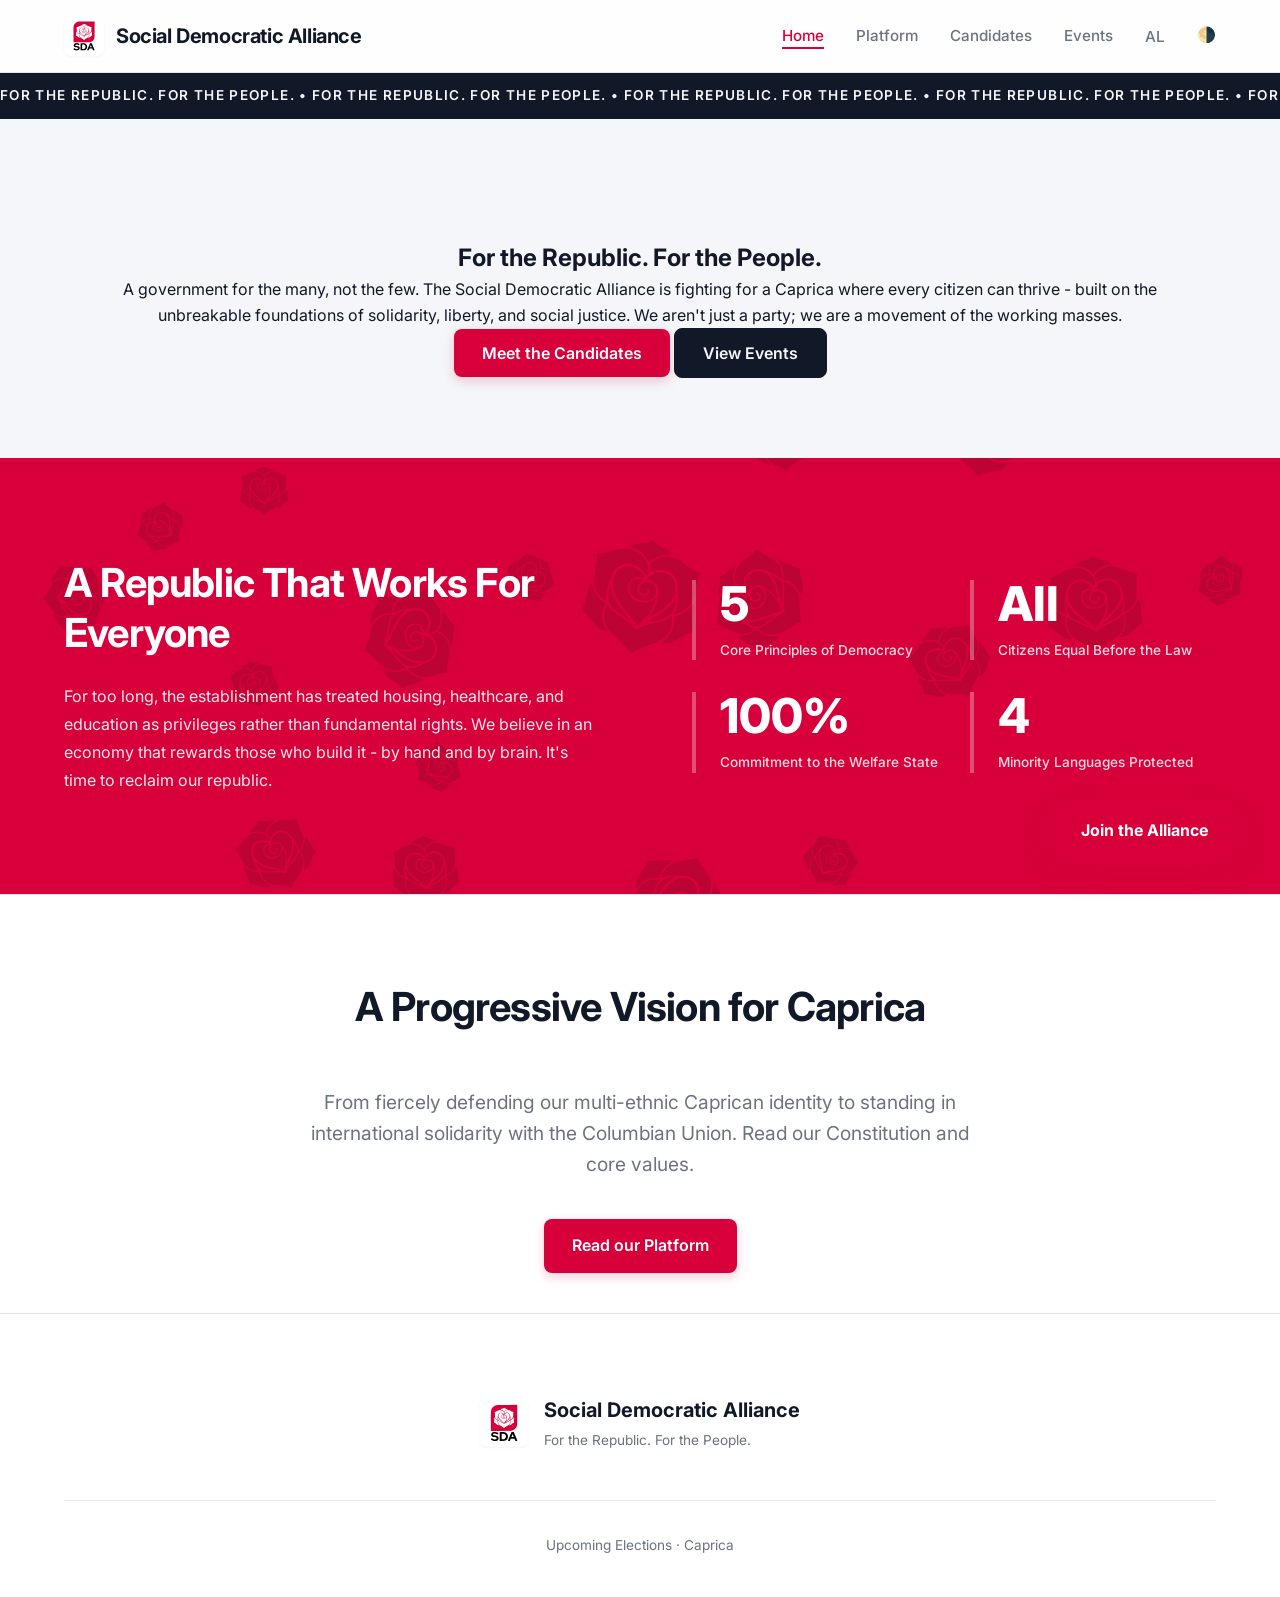
<file: index.html>
<!DOCTYPE html>
<html lang="en">

<head>
  <meta charset="UTF-8" />
  <meta name="viewport" content="width=device-width, initial-scale=1.0" />
  <title>Social Democratic Alliance - For the Republic</title>
  <link
    href="https://fonts.googleapis.com/css2?family=Playfair+Display:wght@400;600;700;900&family=Inter:wght@300;400;500;600&display=swap"
    rel="stylesheet" />
    <link rel="stylesheet" href="style.css">

  <script>
    const savedTheme = localStorage.getItem('theme');
    const systemPrefersDark = window.matchMedia && window.matchMedia('(prefers-color-scheme: dark)').matches;
    if (savedTheme === 'dark' || (!savedTheme && systemPrefersDark)) {
      document.documentElement.classList.add('dark-theme');
    }
  </script>
  <script src="translations.js?v=1.2" defer></script>
  <link rel="icon" type="image/png" href="favicon.png">
  <meta property="og:title" content="Social Democratic Alliance">
  <meta property="og:description" content="For the Republic. For the People.">
  <meta property="og:image" content="https://uumeet-zade.github.io/sdapage/link_preview.png">
  <meta property="og:type" content="website">
  <meta name="twitter:card" content="summary_large_image">
  <meta name="twitter:title" content="Social Democratic Alliance">
  <meta name="twitter:description" content="For the Republic. For the People.">
  <meta name="twitter:image" content="https://uumeet-zade.github.io/sdapage/link_preview.png">
</head>
<body>
  <nav>
    <a href="index.html" class="nav-brand" style="text-decoration: none; color: inherit;">
      <img class="nav-logo"
        src="SDAlogo.svg"
        alt="Social Democratic Alliance Logo" />
      <span class="nav-name" data-i18n="nav-brand-name">Social Democratic Alliance</span>
      
    </a>
    <ul class="nav-links">
      <li><a href="index.html" class="active" data-i18n="nav-home">Home</a></li>
      <li><a href="platform.html" data-i18n="nav-platform">Platform</a></li>
      <li><a href="candidates.html" data-i18n="nav-candidates">Candidates</a></li>
      <li><a href="events.html" data-i18n="nav-events">Events</a></li>
      <li class="lang-switcher">
        <button class="lang-toggle" aria-label="Change Language">
          <span class="lang-current">AL</span>
        </button>
        <div class="lang-dropdown">
          <button class="lang-option active" data-lang="al">Alanian</button>
          <button class="lang-option" data-lang="ga">Gallic</button>
          <button class="lang-option" data-lang="ac">Alcamerian</button>
          <button class="lang-option" data-lang="ra">Rälandic</button>
          <button class="lang-option" data-lang="my">Myrati</button>
          <button class="lang-option" data-lang="au">Austrumish</button>
          <button class="lang-option" data-lang="le">Leislandic</button>
        </div>
      </li>
      <li><a href="#" class="theme-toggle" onclick="toggleTheme(event)" title="Toggle Night Mode">🌗</a></li>
    </ul>
  </nav>
  
  
      <div class="marquee-container">
    <div class="marquee-content">
      <span data-i18n="marquee">FOR THE REPUBLIC. FOR THE PEOPLE. • FOR THE REPUBLIC. FOR THE PEOPLE. • FOR THE REPUBLIC. FOR THE PEOPLE. • FOR THE REPUBLIC. FOR THE PEOPLE. • FOR THE REPUBLIC. FOR THE PEOPLE. • FOR THE REPUBLIC. FOR THE PEOPLE. • FOR THE REPUBLIC. FOR THE PEOPLE. • FOR THE REPUBLIC. FOR THE PEOPLE. • FOR THE REPUBLIC. FOR THE PEOPLE. • FOR THE REPUBLIC. FOR THE PEOPLE. • FOR THE REPUBLIC. FOR THE PEOPLE. • FOR THE REPUBLIC. FOR THE PEOPLE. • FOR THE REPUBLIC. FOR THE PEOPLE. • FOR THE REPUBLIC. FOR THE PEOPLE. • FOR THE REPUBLIC. FOR THE PEOPLE. • FOR THE REPUBLIC. FOR THE PEOPLE. • FOR THE REPUBLIC. FOR THE PEOPLE. • FOR THE REPUBLIC. FOR THE PEOPLE. • FOR THE REPUBLIC. FOR THE PEOPLE. • FOR THE REPUBLIC. FOR THE PEOPLE. • FOR THE REPUBLIC. FOR THE PEOPLE. • FOR THE REPUBLIC. FOR THE PEOPLE. • FOR THE REPUBLIC. FOR THE PEOPLE. • FOR THE REPUBLIC. FOR THE PEOPLE. • FOR THE REPUBLIC. FOR THE PEOPLE. • FOR THE REPUBLIC. FOR THE PEOPLE. • FOR THE REPUBLIC. FOR THE PEOPLE. • FOR THE REPUBLIC. FOR THE PEOPLE. • FOR THE REPUBLIC. FOR THE PEOPLE. • FOR THE REPUBLIC. FOR THE PEOPLE. • </span>
    </div>
    <div class="marquee-content" aria-hidden="true">
      <span data-i18n="marquee">FOR THE REPUBLIC. FOR THE PEOPLE. • FOR THE REPUBLIC. FOR THE PEOPLE. • FOR THE REPUBLIC. FOR THE PEOPLE. • FOR THE REPUBLIC. FOR THE PEOPLE. • FOR THE REPUBLIC. FOR THE PEOPLE. • FOR THE REPUBLIC. FOR THE PEOPLE. • FOR THE REPUBLIC. FOR THE PEOPLE. • FOR THE REPUBLIC. FOR THE PEOPLE. • FOR THE REPUBLIC. FOR THE PEOPLE. • FOR THE REPUBLIC. FOR THE PEOPLE. • FOR THE REPUBLIC. FOR THE PEOPLE. • FOR THE REPUBLIC. FOR THE PEOPLE. • FOR THE REPUBLIC. FOR THE PEOPLE. • FOR THE REPUBLIC. FOR THE PEOPLE. • FOR THE REPUBLIC. FOR THE PEOPLE. • FOR THE REPUBLIC. FOR THE PEOPLE. • FOR THE REPUBLIC. FOR THE PEOPLE. • FOR THE REPUBLIC. FOR THE PEOPLE. • FOR THE REPUBLIC. FOR THE PEOPLE. • FOR THE REPUBLIC. FOR THE PEOPLE. • FOR THE REPUBLIC. FOR THE PEOPLE. • FOR THE REPUBLIC. FOR THE PEOPLE. • FOR THE REPUBLIC. FOR THE PEOPLE. • FOR THE REPUBLIC. FOR THE PEOPLE. • FOR THE REPUBLIC. FOR THE PEOPLE. • FOR THE REPUBLIC. FOR THE PEOPLE. • FOR THE REPUBLIC. FOR THE PEOPLE. • FOR THE REPUBLIC. FOR THE PEOPLE. • FOR THE REPUBLIC. FOR THE PEOPLE. • FOR THE REPUBLIC. FOR THE PEOPLE. • </span>
    </div>
  </div>

  <section class="page-section" id="home">
    <div class="hero">
      <div class="hero-content">
        <h1 class="hero-title" data-i18n="hero-title">For the Republic. For the People.</h1>
        <p class="hero-subtitle" data-i18n="hero-subtitle">A government for the many, not the few. The Social Democratic Alliance is fighting for a Caprica where every citizen can thrive - built on the unbreakable foundations of solidarity, liberty, and social justice. We aren't just a party; we are a movement of the working masses.</p>
        <div class="hero-buttons">
          <button class="btn-primary" onclick="window.location.href='candidates.html'" data-i18n="hero-btn-primary">Meet the Candidates</button>
          <button class="btn-outline" onclick="window.location.href='events.html'" data-i18n="hero-btn-outline">View Events</button>
        </div>
      </div>
    </div>
  </section>

<section class="crisis-banner">
  <div class="rose-scatter" aria-hidden="true">
    <img src="Rose.SVG" class="scatter-rose r1">
    <img src="Rose.SVG" class="scatter-rose r2">
    <img src="Rose.SVG" class="scatter-rose r3">
    <img src="Rose.SVG" class="scatter-rose r4">
    <img src="Rose.SVG" class="scatter-rose r5">
    <img src="Rose.SVG" class="scatter-rose r6">
    <img src="Rose.SVG" class="scatter-rose r7">
    <img src="Rose.SVG" class="scatter-rose r8">
    <img src="Rose.SVG" class="scatter-rose r9">
    <img src="Rose.SVG" class="scatter-rose r10">
    <img src="Rose.SVG" class="scatter-rose r11">
    <img src="Rose.SVG" class="scatter-rose r12">
    <img src="Rose.SVG" class="scatter-rose r13">
    <img src="Rose.SVG" class="scatter-rose r14">
    <img src="Rose.SVG" class="scatter-rose r15">
    <img src="Rose.SVG" class="scatter-rose r16">
    <img src="Rose.SVG" class="scatter-rose r17">
    <img src="Rose.SVG" class="scatter-rose r18">
    <img src="Rose.SVG" class="scatter-rose r19">
    <img src="Rose.SVG" class="scatter-rose r20">
    <img src="Rose.SVG" class="scatter-rose r21">
    <img src="Rose.SVG" class="scatter-rose r22">
    <img src="Rose.SVG" class="scatter-rose r23">
    <img src="Rose.SVG" class="scatter-rose r24">
    <img src="Rose.SVG" class="scatter-rose r25">
    <img src="Rose.SVG" class="scatter-rose r26">
    <img src="Rose.SVG" class="scatter-rose r27">
    <img src="Rose.SVG" class="scatter-rose r28">
    <img src="Rose.SVG" class="scatter-rose r29">
    <img src="Rose.SVG" class="scatter-rose r30">
  </div>
      <div>
        <div style="position:relative; z-index:2;"><h2 data-i18n="crisis-title">A Republic That Works For Everyone</h2>
        <p style="margin-top:1rem" data-i18n="crisis-desc">For too long, the establishment has treated housing, healthcare, and education as privileges rather than fundamental rights. We believe in an economy that rewards those who build it - by hand and by brain. It's time to reclaim our republic.</p>
      </div>
                  </div>
      <div class="crisis-stats">
        <div class="stat">
          <div class="stat-number">5</div>
          <div class="stat-label" data-i18n="stat-label-1">Core Principles of Democracy</div>
        </div>
        <div class="stat">
          <div class="stat-number" data-i18n="stat-num-all">All</div>
          <div class="stat-label" data-i18n="stat-label-2">Citizens Equal Before the Law</div>
        </div>
        <div class="stat">
          <div class="stat-number">100%</div>
          <div class="stat-label" data-i18n="stat-label-3">Commitment to the Welfare State</div>
        </div>
        <div class="stat">
          <div class="stat-number">4</div>
          <div class="stat-label" data-i18n="stat-label-4">Minority Languages Protected</div>
        </div>
      </div>
    </section>
  
  <section class="pillars" style="text-align: center; padding-bottom: 40px;">
    <h2 class="section-title" data-i18n="pillars-title">A Progressive Vision for Caprica</h2>
    <p style="font-size: 1.2rem; color: var(--text-muted); max-width: 700px; margin: 0 auto 40px;" data-i18n="pillars-desc">From fiercely defending our multi-ethnic Caprican identity to standing in international solidarity with the Columbian Union. Read our Constitution and core values.</p>
    <a href="platform.html" class="btn-primary" data-i18n="pillars-btn" style="text-decoration: none; display: inline-block;">Read our Platform</a>
  </section>

  <footer>
      <div class="footer-brand">
        <img
          src="SDAlogo.svg"
          alt="Social Democratic Alliance" />
        <div class="footer-brand-text">
          <div class="footer-name" data-i18n="footer-name">Social Democratic Alliance</div>
          <div class="footer-motto" data-i18n="footer-motto">For the Republic. For the People.</div>
        </div>
      </div>
      <div class="footer-copy" data-i18n="footer-copy">
        Upcoming Elections · Caprica<br />
        Social Democratic Alliance
      </div>
    </footer>
  <a href="#" class="floating-cta" data-i18n="floating-cta">Join the Alliance</a>

  <script>
    function toggleTheme(e) {
      if (e) e.preventDefault();
      const html = document.documentElement;
      if (html.classList.contains('dark-theme')) {
        html.classList.remove('dark-theme');
        localStorage.setItem('theme', 'light');
      } else {
        html.classList.add('dark-theme');
        localStorage.setItem('theme', 'dark');
      }
    }
  </script>
</body>
</html>
</file>
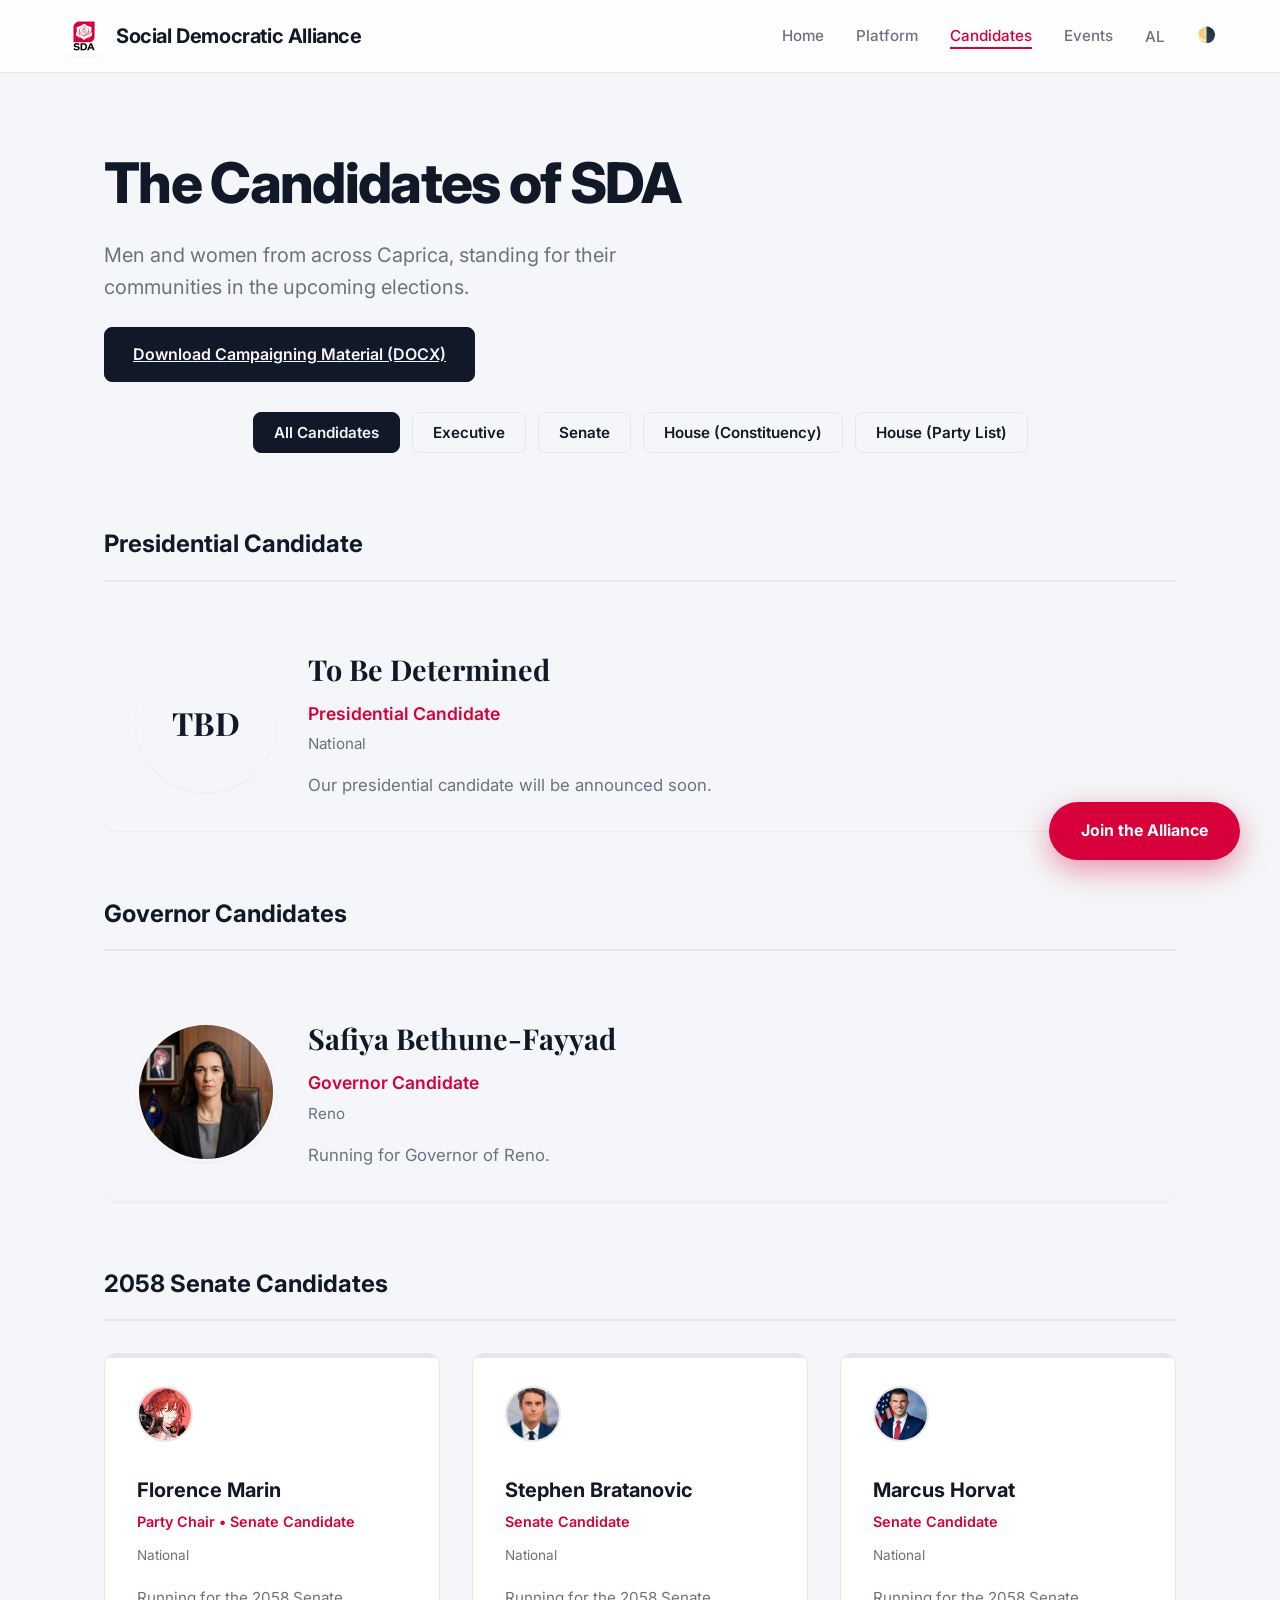
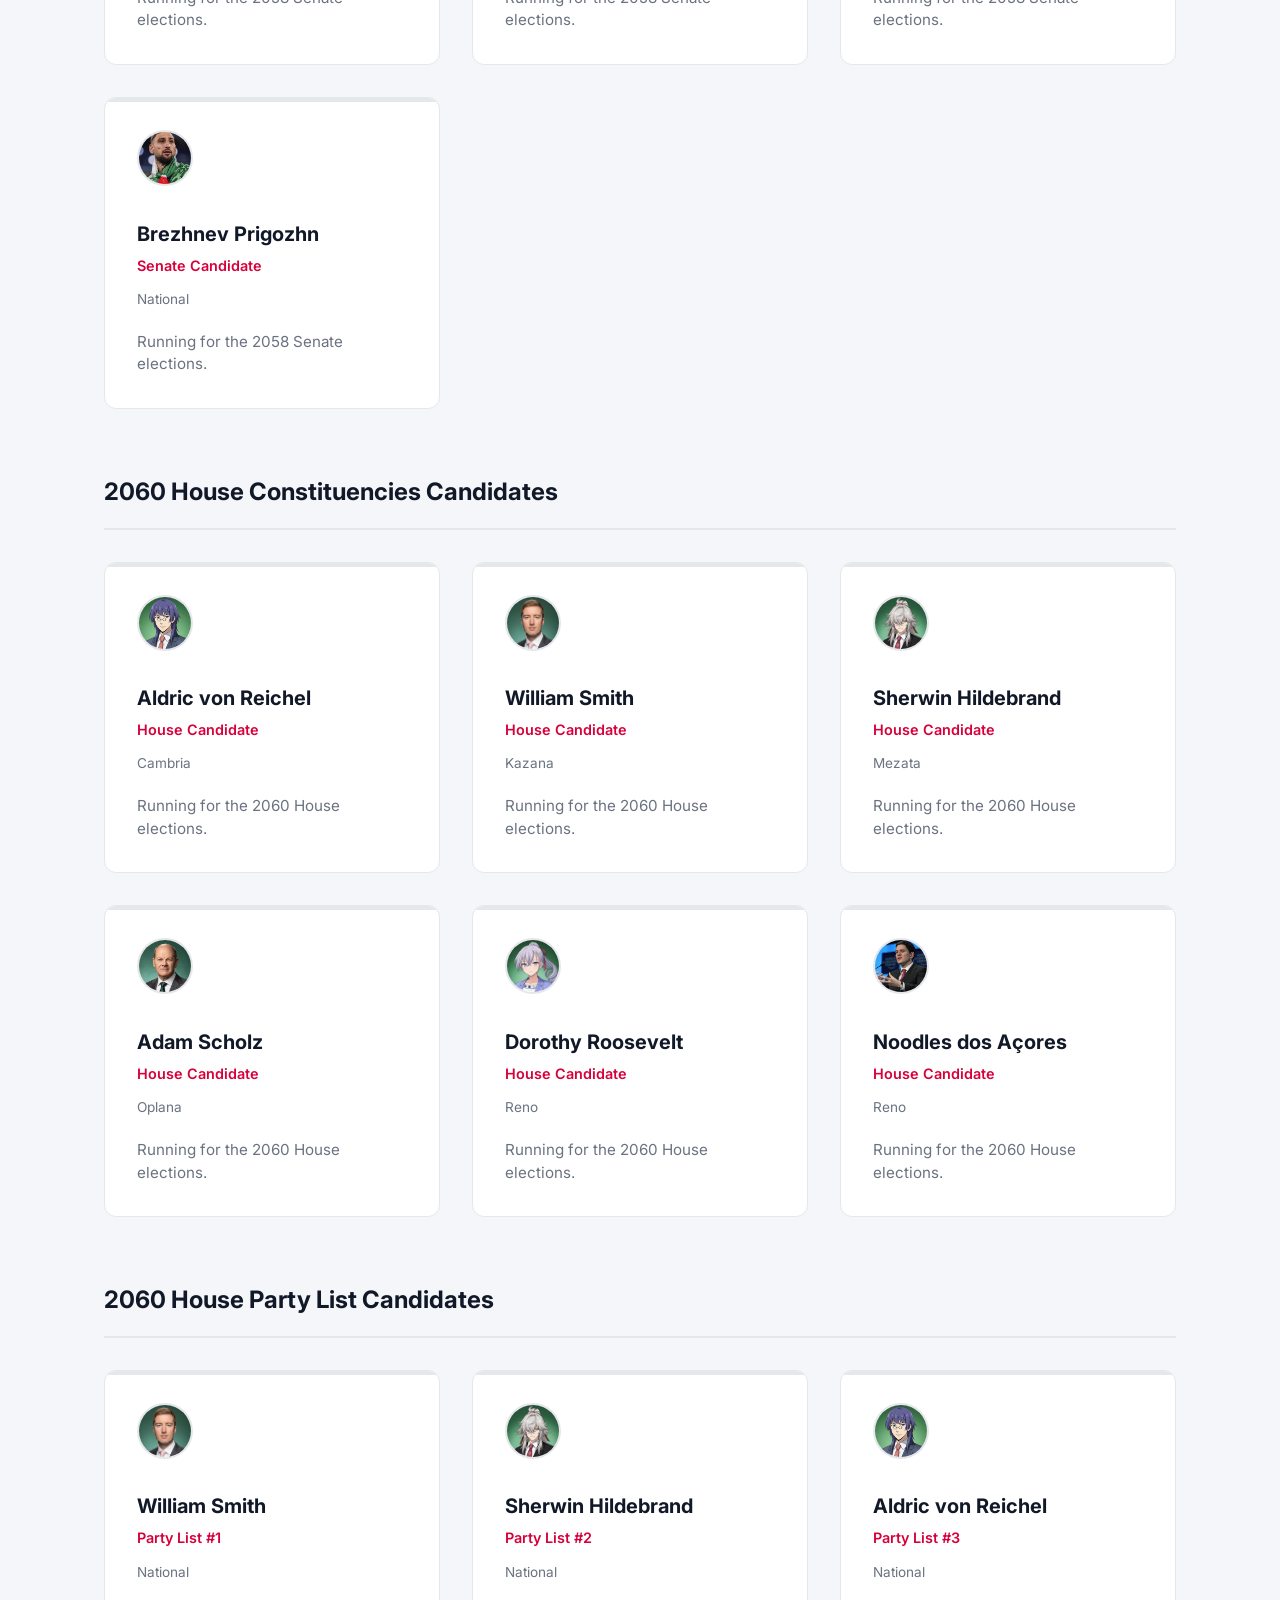
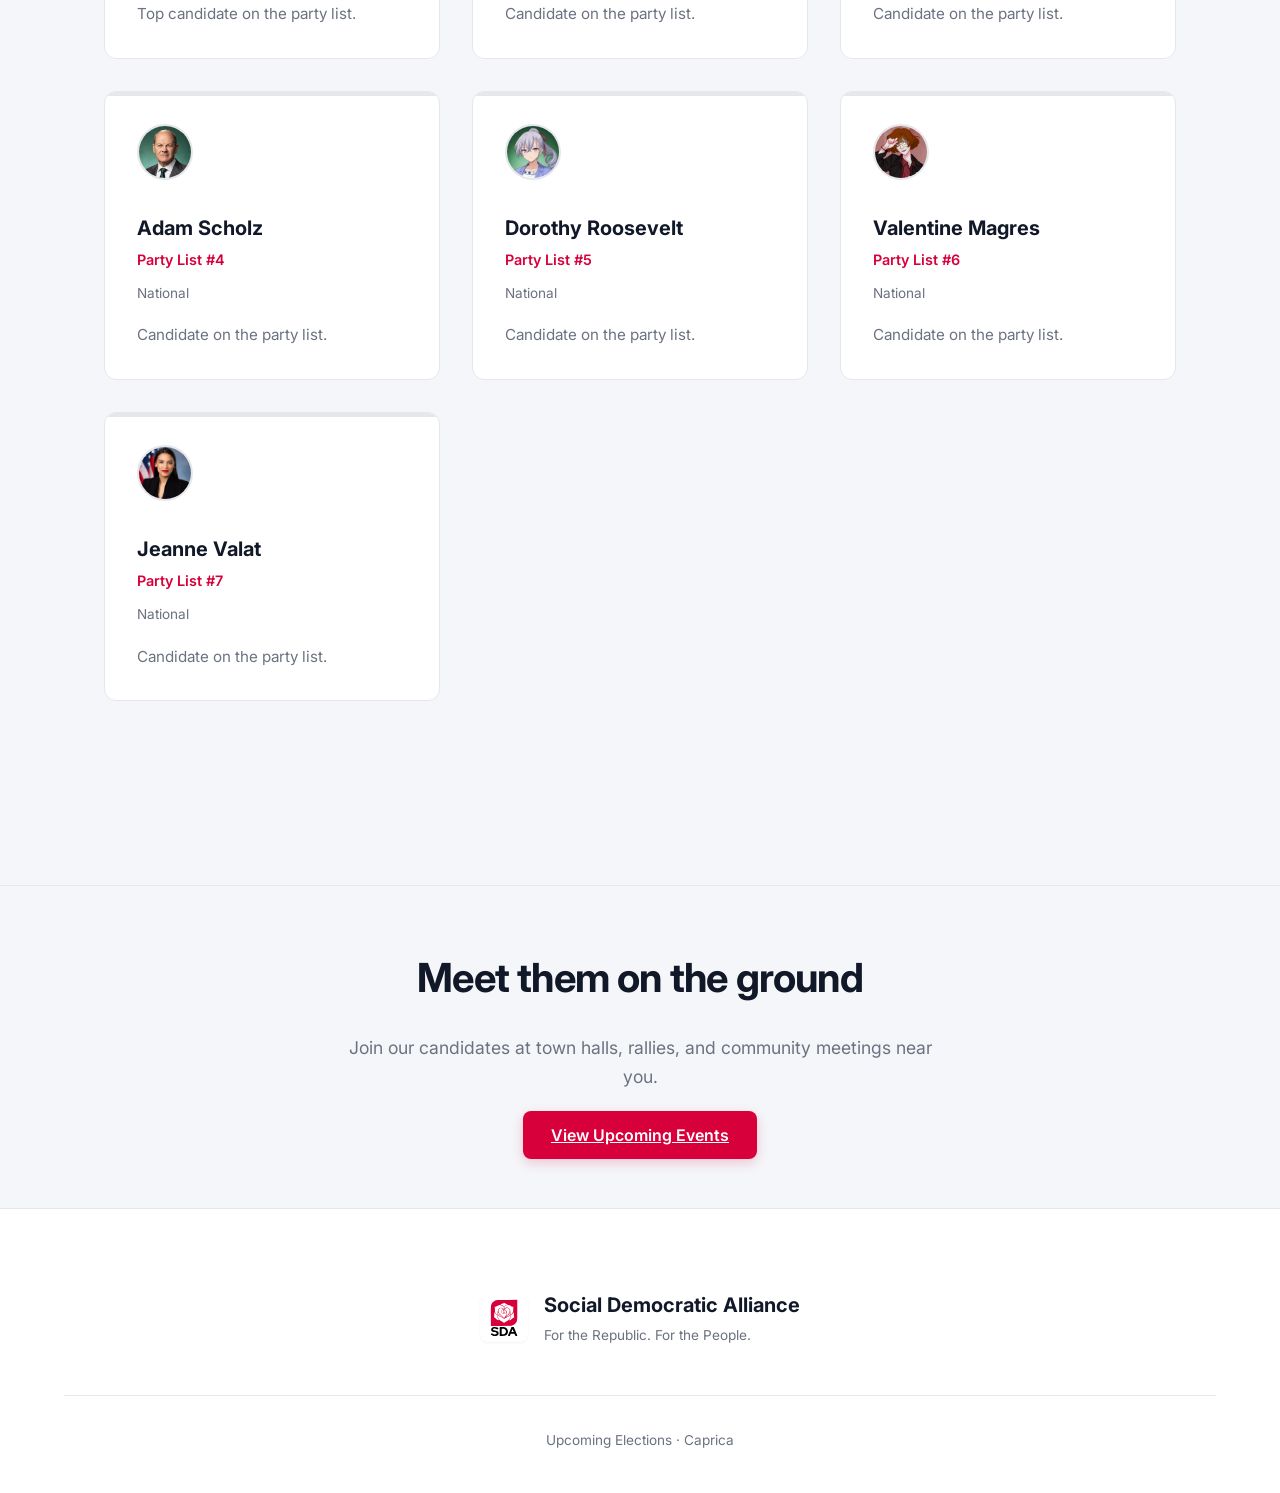
<file: candidates.html>
<!DOCTYPE html>
<html lang="en">

<head>
  <meta charset="UTF-8" />
  <meta name="viewport" content="width=device-width, initial-scale=1.0" />
  <title>Social Democratic Alliance - For the Republic</title>
  <link
    href="https://fonts.googleapis.com/css2?family=Playfair+Display:wght@400;600;700;900&family=Inter:wght@300;400;500;600&display=swap"
    rel="stylesheet" />
    <link rel="stylesheet" href="style.css?v=1.4">

  <script>
    const savedTheme = localStorage.getItem('theme');
    const systemPrefersDark = window.matchMedia && window.matchMedia('(prefers-color-scheme: dark)').matches;
    if (savedTheme === 'dark' || (!savedTheme && systemPrefersDark)) {
      document.documentElement.classList.add('dark-theme');
    }
  </script>
  <script src="translations.js?v=1.2" defer></script>
  <link rel="icon" type="image/png" href="favicon.png">
  <meta property="og:title" content="Social Democratic Alliance - Candidates">
  <meta property="og:description" content="Meet our candidates. For the Republic. For the People.">
  <meta property="og:image" content="https://uumeet-zade.github.io/sdapage/link_preview.png">
  <meta property="og:type" content="website">
  <meta name="twitter:card" content="summary_large_image">
  <meta name="twitter:title" content="Social Democratic Alliance - Candidates">
  <meta name="twitter:description" content="Meet our candidates. For the Republic. For the People.">
  <meta name="twitter:image" content="https://uumeet-zade.github.io/sdapage/link_preview.png">
</head>
<body>
  <nav>
    <a href="index.html" class="nav-brand" style="text-decoration: none; color: inherit;">
      <img class="nav-logo"
        src="SDAlogo.svg"
        alt="Social Democratic Alliance Logo" />
      <span class="nav-name" data-i18n="nav-brand-name">Social Democratic Alliance</span>
      
    </a>
    <ul class="nav-links">
      <li><a href="index.html">Home</a></li>
      <li><a href="platform.html">Platform</a></li>
      <li><a href="candidates.html" class="active">Candidates</a></li>
      <li><a href="events.html">Events</a></li>
      <li class="lang-switcher">
        <button class="lang-toggle" aria-label="Change Language">
          <span class="lang-current">AL</span>
        </button>
        <div class="lang-dropdown">
          <button class="lang-option active" data-lang="al">Alanian</button>
          <button class="lang-option" data-lang="ga">Gallic</button>
          <button class="lang-option" data-lang="ac">Alcamerian</button>
          <button class="lang-option" data-lang="ra">Rälandic</button>
          <button class="lang-option" data-lang="my">Myrati</button>
          <button class="lang-option" data-lang="au">Austrumish</button>
          <button class="lang-option" data-lang="le">Leislandic</button>
        </div>
      </li>
      <li><a href="#" class="theme-toggle" onclick="toggleTheme(event)" title="Toggle Night Mode">🌗</a></li>
    </ul>
  </nav>
  
  <div class="page-header" style="margin-top: 73px;">
    <h1 data-i18n="cand-page-title">The Candidates of SDA</h1>
    <p data-i18n="cand-page-desc" style="margin-bottom: 24px;">Men and women from across Caprica, standing for their communities in the upcoming elections.</p>
    <a href="#" class="btn-outline" data-i18n="cand-media-btn" style="display: inline-block;">Download Campaigning Material (DOCX)</a>
  </div>
  
    <div class="candidate-filters event-filters" style="margin-top: -10px;">
      <button class="filter-btn active" data-filter="all" data-i18n="filter-all-cand">All Candidates</button>
      <button class="filter-btn" data-filter="executive" data-i18n="filter-exec">Executive</button>
      <button class="filter-btn" data-filter="senate" data-i18n="filter-senate">Senate</button>
      <button class="filter-btn" data-filter="house" data-i18n="filter-house">House (Constituency)</button>
      <button class="filter-btn" data-filter="list" data-i18n="filter-list">House (Party List)</button>
    </div>
    <div class="candidates-section">

    

      <div class="candidates-category" data-category="executive">

        <div class="category-label" data-i18n="cand-cat-pres">Presidential Candidate</div>
        <div class="featured-candidates">
          <div class="featured-candidate-card">
            <div class="candidate-initials">TBD</div>
            <div class="candidate-details">
              <div class="candidate-name" data-i18n="cand-tbd">To Be Determined</div>
              <div class="candidate-role" data-i18n="role-pres">Presidential Candidate</div>
              <div class="candidate-constituency" data-i18n="const-nat">National</div>
              <div class="candidate-bio" data-i18n="bio-pres">Our presidential candidate will be announced soon.</div>
            </div>
          </div>
        </div>
      </div>

      <div class="candidates-category" data-category="executive">

        <div class="category-label" data-i18n="cand-cat-gov">Governor Candidates</div>
        <div class="featured-candidates">
          <div class="featured-candidate-card">
            <img class="candidate-image" src="portraits/Governors/SafiyaBethune.jpg" alt="Safiya Bethune-Fayyad" />
            <div class="candidate-details">
              <div class="candidate-name">Safiya Bethune-Fayyad</div>
              <div class="candidate-role" data-i18n="role-gov">Governor Candidate</div>
              <div class="candidate-constituency" data-i18n="const-ren">Reno</div>
              <div class="candidate-bio" data-i18n="bio-gov-ren">Running for Governor of Reno.</div>
            </div>
          </div>

        </div>
      </div>

      <div class="candidates-category" data-category="senate">

        <div class="category-label" data-i18n="cand-cat-senate">2058 Senate Candidates</div>
        <div class="masonry-candidates">
          <div class="candidate-card">
            <img class="candidate-image" src="portraits/senators/FlorenceMarin.png" alt="Florence Marin" />
            <div class="candidate-name">Florence Marin</div>
            <div class="candidate-role" data-i18n="role-chair-senate">Party Chair • Senate Candidate</div>
            <div class="candidate-constituency" data-i18n="const-nat">National</div>
            <div class="candidate-bio" data-i18n="bio-senate">Running for the 2058 Senate elections.</div>
          </div>
          <div class="candidate-card">
            <img class="candidate-image" src="portraits/senators/StephenBratanovic.jpg" alt="Stephen Bratanovic" />
            <div class="candidate-name">Stephen Bratanovic</div>
            <div class="candidate-role" data-i18n="role-senate">Senate Candidate</div>
            <div class="candidate-constituency" data-i18n="const-nat">National</div>
            <div class="candidate-bio" data-i18n="bio-senate">Running for the 2058 Senate elections.</div>
          </div>
          <div class="candidate-card">
            <img class="candidate-image" src="portraits/senators/MarcusHorvat.jpg" alt="Marcus Horvat" />
            <div class="candidate-name">Marcus Horvat</div>
            <div class="candidate-role" data-i18n="role-senate">Senate Candidate</div>
            <div class="candidate-constituency" data-i18n="const-nat">National</div>
            <div class="candidate-bio" data-i18n="bio-senate">Running for the 2058 Senate elections.</div>
          </div>
          <div class="candidate-card">
            <img class="candidate-image" src="portraits/senators/BrezhnevPrigozgin.jpeg" alt="Brezhnev Prigozhn" />
            <div class="candidate-name">Brezhnev Prigozhn</div>
            <div class="candidate-role" data-i18n="role-senate">Senate Candidate</div>
            <div class="candidate-constituency" data-i18n="const-nat">National</div>
            <div class="candidate-bio" data-i18n="bio-senate">Running for the 2058 Senate elections.</div>
          </div>
        </div>
      </div>

      <div class="candidates-category" data-category="house">

        <div class="category-label" data-i18n="cand-cat-house">2060 House Constituencies Candidates</div>
        <div class="masonry-candidates">
          <div class="candidate-card">
            <img class="candidate-image" src="portraits/mps/AldricvonReichel.png" alt="Aldric von Reichel" />
            <div class="candidate-name">Aldric von Reichel</div>
            <div class="candidate-role" data-i18n="role-house">House Candidate</div>
            <div class="candidate-constituency" data-i18n="const-cam">Cambria</div>
            <div class="candidate-bio" data-i18n="bio-house">Running for the 2060 House elections.</div>
          </div>
          <div class="candidate-card">
            <img class="candidate-image" src="portraits/mps/WillSmith.png" alt="William Smith" />
            <div class="candidate-name">William Smith</div>
            <div class="candidate-role" data-i18n="role-house">House Candidate</div>
            <div class="candidate-constituency" data-i18n="const-kaz">Kazana</div>
            <div class="candidate-bio" data-i18n="bio-house">Running for the 2060 House elections.</div>
          </div>
          <div class="candidate-card">
            <img class="candidate-image" src="portraits/mps/SherwinHildebrand.png" alt="Sherwin Hildebrand" />
            <div class="candidate-name">Sherwin Hildebrand</div>
            <div class="candidate-role" data-i18n="role-house">House Candidate</div>
            <div class="candidate-constituency" data-i18n="const-mez">Mezata</div>
            <div class="candidate-bio" data-i18n="bio-house">Running for the 2060 House elections.</div>
          </div>
          <div class="candidate-card">
            <img class="candidate-image" src="portraits/mps/AdamScholz.png" alt="Adam Scholz" />
            <div class="candidate-name">Adam Scholz</div>
            <div class="candidate-role" data-i18n="role-house">House Candidate</div>
            <div class="candidate-constituency" data-i18n="const-opl">Oplana</div>
            <div class="candidate-bio" data-i18n="bio-house">Running for the 2060 House elections.</div>
          </div>
          <div class="candidate-card">
            <img class="candidate-image" src="portraits/mps/DorothyArdernRoosevelt.png" alt="Dorothy Roosevelt" />
            <div class="candidate-name">Dorothy Roosevelt</div>
            <div class="candidate-role" data-i18n="role-house">House Candidate</div>
            <div class="candidate-constituency" data-i18n="const-ren">Reno</div>
            <div class="candidate-bio" data-i18n="bio-house">Running for the 2060 House elections.</div>
          </div>
          <div class="candidate-card">
            <img class="candidate-image" src="portraits/mps/NoodlesDosAcores.jpg" alt="Noodles dos Açores" style="object-position: 100% 50%;" />
            <div class="candidate-name">Noodles dos Açores</div>
            <div class="candidate-role" data-i18n="role-house">House Candidate</div>
            <div class="candidate-constituency" data-i18n="const-ren">Reno</div>
            <div class="candidate-bio" data-i18n="bio-house">Running for the 2060 House elections.</div>
          </div>
        </div>
      </div>

      <div class="candidates-category" data-category="list">

        <div class="category-label" data-i18n="cand-cat-list">2060 House Party List Candidates</div>
        <div class="masonry-candidates">
          <div class="candidate-card">
            <img class="candidate-image" src="portraits/mps/WillSmith.png" alt="William Smith" />
            <div class="candidate-name">William Smith</div>
            <div class="candidate-role" data-i18n="role-list-1">Party List #1</div>
            <div class="candidate-constituency" data-i18n="const-nat">National</div>
            <div class="candidate-bio" data-i18n="bio-list-top">Top candidate on the party list.</div>
          </div>
          <div class="candidate-card">
            <img class="candidate-image" src="portraits/mps/SherwinHildebrand.png" alt="Sherwin Hildebrand" />
            <div class="candidate-name">Sherwin Hildebrand</div>
            <div class="candidate-role" data-i18n="role-list-2">Party List #2</div>
            <div class="candidate-constituency" data-i18n="const-nat">National</div>
            <div class="candidate-bio" data-i18n="bio-list-reg">Candidate on the party list.</div>
          </div>
          <div class="candidate-card">
            <img class="candidate-image" src="portraits/mps/AldricvonReichel.png" alt="Aldric von Reichel" />
            <div class="candidate-name">Aldric von Reichel</div>
            <div class="candidate-role" data-i18n="role-list-3">Party List #3</div>
            <div class="candidate-constituency" data-i18n="const-nat">National</div>
            <div class="candidate-bio" data-i18n="bio-list-reg">Candidate on the party list.</div>
          </div>
          <div class="candidate-card">
            <img class="candidate-image" src="portraits/mps/AdamScholz.png" alt="Adam Scholz" />
            <div class="candidate-name">Adam Scholz</div>
            <div class="candidate-role" data-i18n="role-list-4">Party List #4</div>
            <div class="candidate-constituency" data-i18n="const-nat">National</div>
            <div class="candidate-bio" data-i18n="bio-list-reg">Candidate on the party list.</div>
          </div>
          <div class="candidate-card">
            <img class="candidate-image" src="portraits/mps/DorothyArdernRoosevelt.png" alt="Dorothy Roosevelt" />
            <div class="candidate-name">Dorothy Roosevelt</div>
            <div class="candidate-role" data-i18n="role-list-5">Party List #5</div>
            <div class="candidate-constituency" data-i18n="const-nat">National</div>
            <div class="candidate-bio" data-i18n="bio-list-reg">Candidate on the party list.</div>
          </div>
          <div class="candidate-card">
            <img class="candidate-image" src="portraits/mps/ValentineMagres.png" alt="Valentine Magres" />
            <div class="candidate-name">Valentine Magres</div>
            <div class="candidate-role" data-i18n="role-list-6">Party List #6</div>
            <div class="candidate-constituency" data-i18n="const-nat">National</div>
            <div class="candidate-bio" data-i18n="bio-list-reg">Candidate on the party list.</div>
          </div>
          <div class="candidate-card">
            <img class="candidate-image" src="portraits/mps/JeanneValat.jpg" alt="Jeanne Valat" />
            <div class="candidate-name">Jeanne Valat</div>
            <div class="candidate-role" data-i18n="role-list-7">Party List #7</div>
            <div class="candidate-constituency" data-i18n="const-nat">National</div>
            <div class="candidate-bio" data-i18n="bio-list-reg">Candidate on the party list.</div>
          </div>
        </div>
      </div>

  
  </div>

  
  <section class="pillars" style="text-align: center; padding: 60px 5%; background: var(--bg-body); margin-top: 40px;">
    <h2 class="section-title" style="margin-bottom: 24px;" data-i18n="cand-meet-title">Meet them on the ground</h2>
    <p style="font-size: 1.1rem; color: var(--text-muted); max-width: 600px; margin: 0 auto 32px;" data-i18n="cand-meet-desc">Join our candidates at town halls, rallies, and community meetings near you.</p>
    <a href="events.html" class="btn-primary" data-i18n="cand-meet-btn">View Upcoming Events</a>
  </section>

  <footer>

      <div class="footer-brand">
        <img
          src="SDAlogo.svg"
          alt="Social Democratic Alliance" />
        <div class="footer-brand-text">
          <div class="footer-name" data-i18n="footer-name">Social Democratic Alliance</div>
          <div class="footer-motto" data-i18n="footer-motto">For the Republic. For the People.</div>
        </div>
      </div>
      <div class="footer-copy" data-i18n="footer-copy">
        Upcoming Elections · Caprica<br />
        Social Democratic Alliance
      </div>
    </footer>
  


  <a href="#" class="floating-cta" data-i18n="floating-cta">Join the Alliance</a>

  <!-- Candidate Action Modal -->
  <div id="candidate-modal" class="modal-backdrop">
    <div class="modal-content">
      <button class="modal-close" aria-label="Close modal">&times;</button>
      <div class="modal-header">
        <h3 id="modal-candidate-name">Candidate Name</h3>
        <p id="modal-candidate-role" class="candidate-role" style="margin-bottom: 0;">Role</p>
      </div>
      <div class="modal-body">
        <button class="btn-primary modal-action-btn" onclick="alert('Coming soon!')">View Events</button>
        <button class="btn-secondary modal-action-btn" onclick="alert('Coming soon!')">View Media</button>
      </div>
    </div>
  </div>

  <script>
    function toggleTheme(e) {
      if (e) e.preventDefault();
      const html = document.documentElement;
      if (html.classList.contains('dark-theme')) {
        html.classList.remove('dark-theme');
        localStorage.setItem('theme', 'light');
      } else {
        html.classList.add('dark-theme');
        localStorage.setItem('theme', 'dark');
      }
    }

    // Modal Logic
    document.addEventListener('DOMContentLoaded', () => {
      const modal = document.getElementById('candidate-modal');
      const closeBtn = document.querySelector('.modal-close');
      const nameEl = document.getElementById('modal-candidate-name');
      const roleEl = document.getElementById('modal-candidate-role');
      const candidateCards = document.querySelectorAll('.candidate-card, .featured-candidate-card');

      // Open modal on card click
      candidateCards.forEach(card => {
        card.addEventListener('click', () => {
          const name = card.querySelector('.candidate-name').textContent;
          const role = card.querySelector('.candidate-role').textContent;
          
          nameEl.textContent = name;
          roleEl.textContent = role;
          
          modal.classList.add('active');
          document.body.style.overflow = 'hidden'; // Prevent scrolling
        });
      });

      // Close modal functions
      const closeModal = () => {
        modal.classList.remove('active');
        document.body.style.overflow = ''; // Restore scrolling
      };

      closeBtn.addEventListener('click', closeModal);

      // Close on backdrop click
      modal.addEventListener('click', (e) => {
        if (e.target === modal) {
          closeModal();
        }
      });
      
      // Close on Escape key
      document.addEventListener('keydown', (e) => {
        if (e.key === 'Escape' && modal.classList.contains('active')) {
          closeModal();
        }
      });
    });

    
    // Filter Logic
    document.addEventListener('DOMContentLoaded', () => {
      const filterBtns = document.querySelectorAll('.candidate-filters .filter-btn');
      const categories = document.querySelectorAll('.candidates-category');
      
      // Ensure smooth transitions
      categories.forEach(c => {
        c.style.transition = 'opacity 0.4s ease, transform 0.5s cubic-bezier(0.175, 0.885, 0.32, 1.1)';
      });

      filterBtns.forEach(btn => {
        btn.addEventListener('click', () => {
          filterBtns.forEach(b => b.classList.remove('active'));
          btn.classList.add('active');

          const filterValue = btn.getAttribute('data-filter');

          categories.forEach(category => {
            const catType = category.getAttribute('data-category');
            if (filterValue === 'all' || catType === filterValue) {
              category.style.display = 'block';
              setTimeout(() => {
                category.style.opacity = '1';
                category.style.transform = 'translateY(0) scale(1)';
              }, 10);
            } else {
              category.style.opacity = '0';
              category.style.transform = 'translateY(20px) scale(0.95)';
              setTimeout(() => {
                category.style.display = 'none';
              }, 300);
            }
          });
        });
      });
    });
  </script>
</body>
</html>
</file>
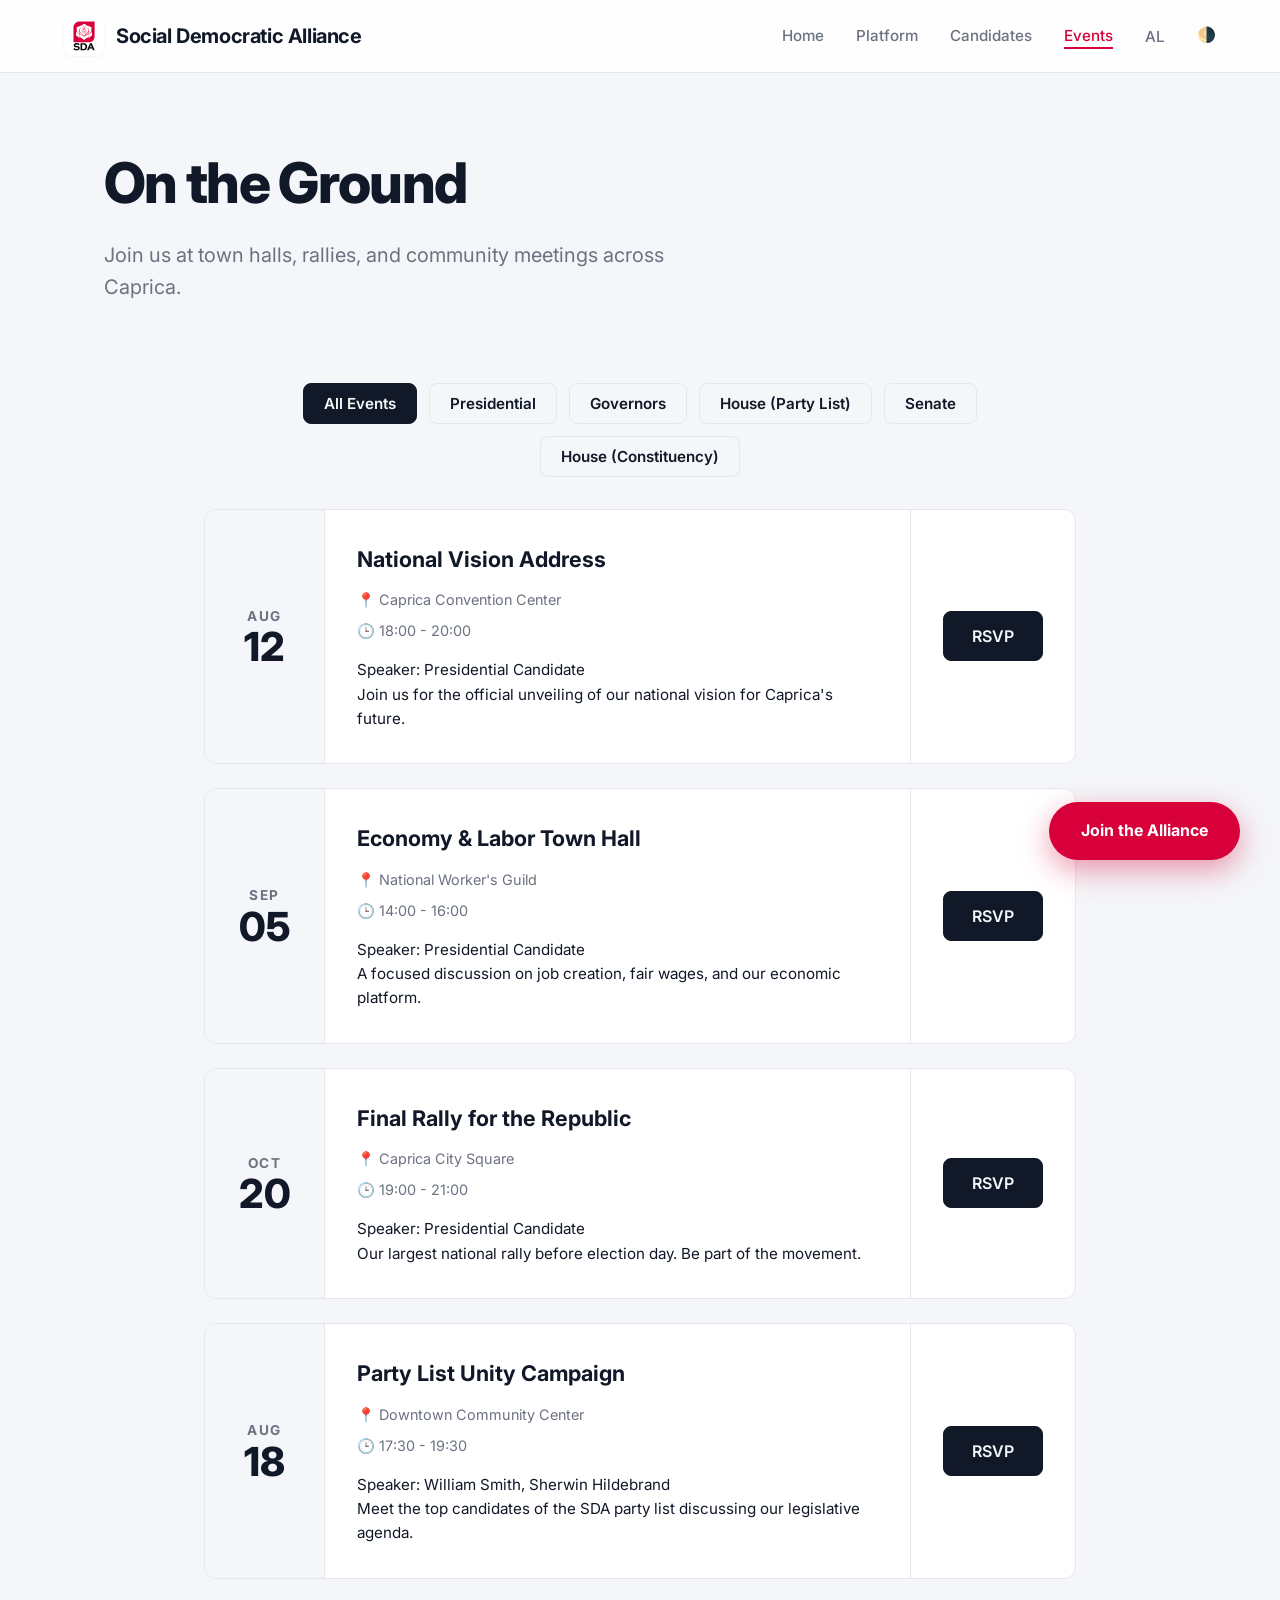
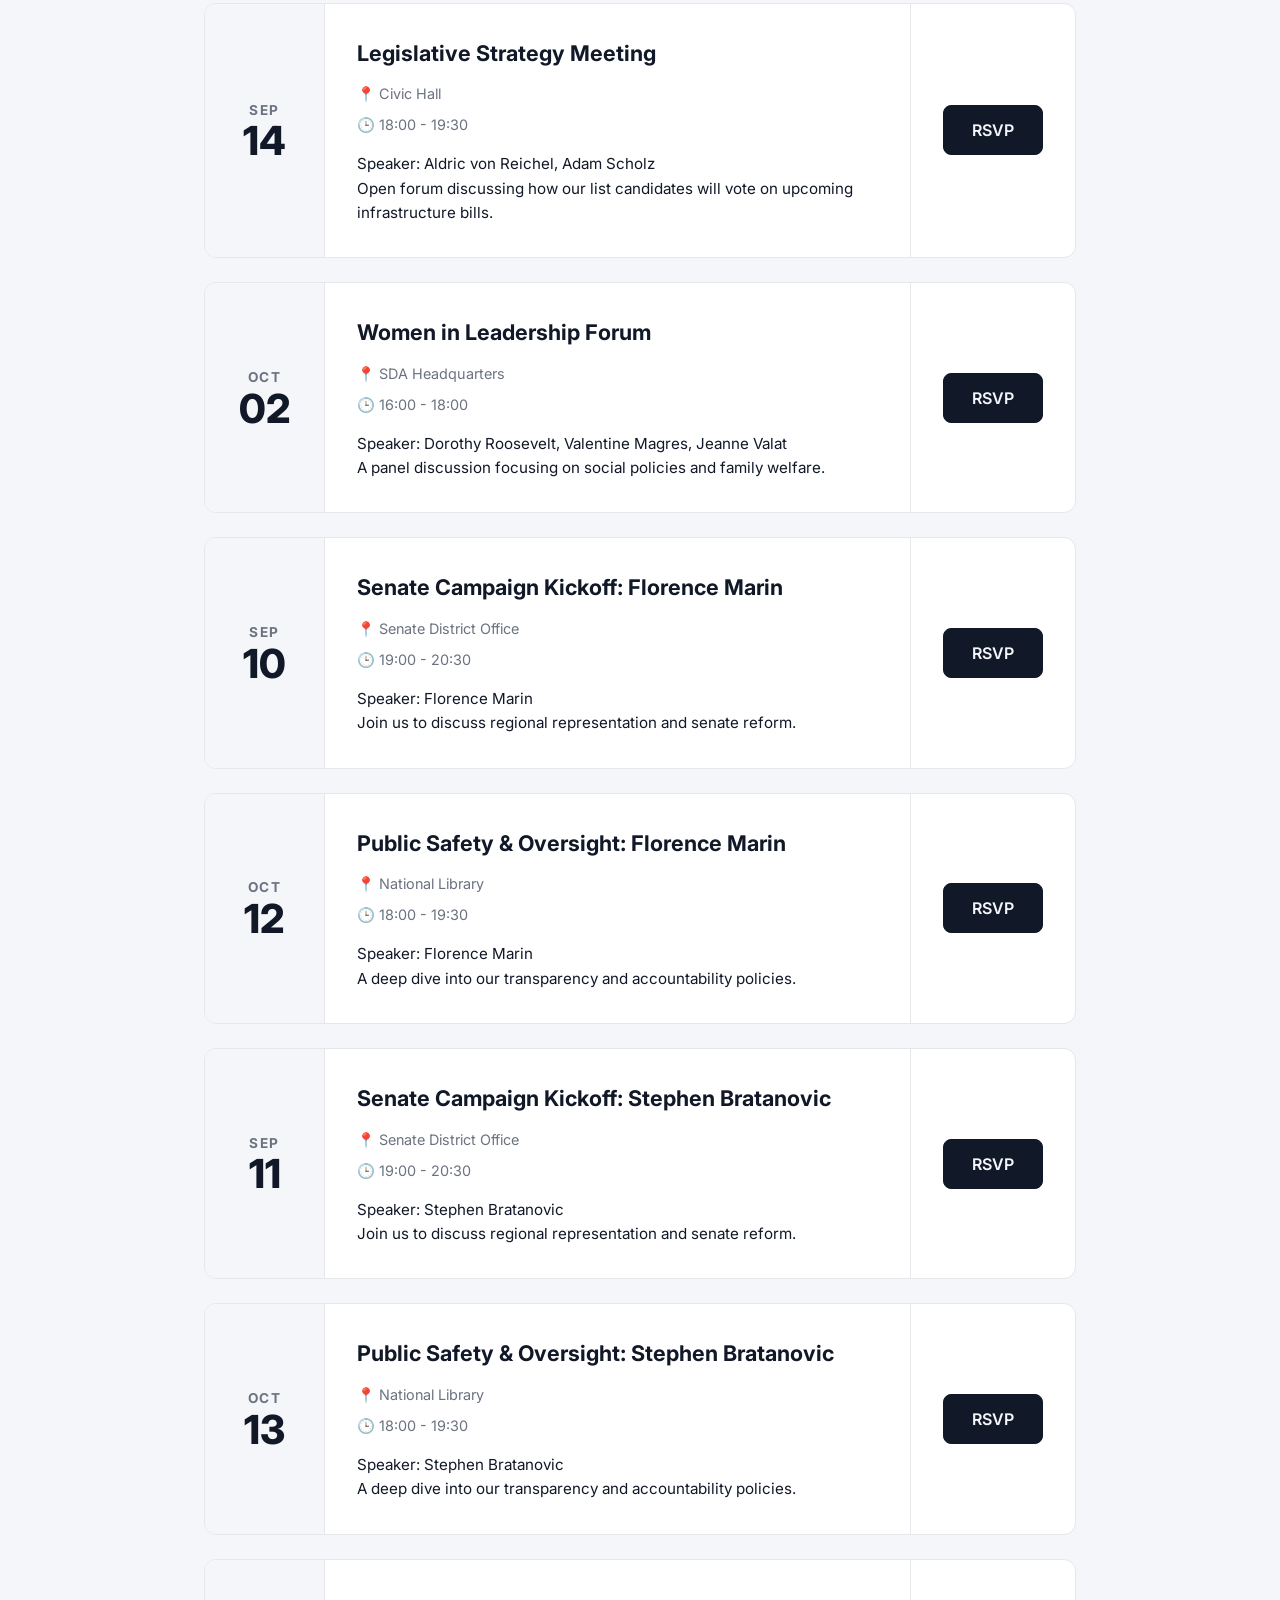
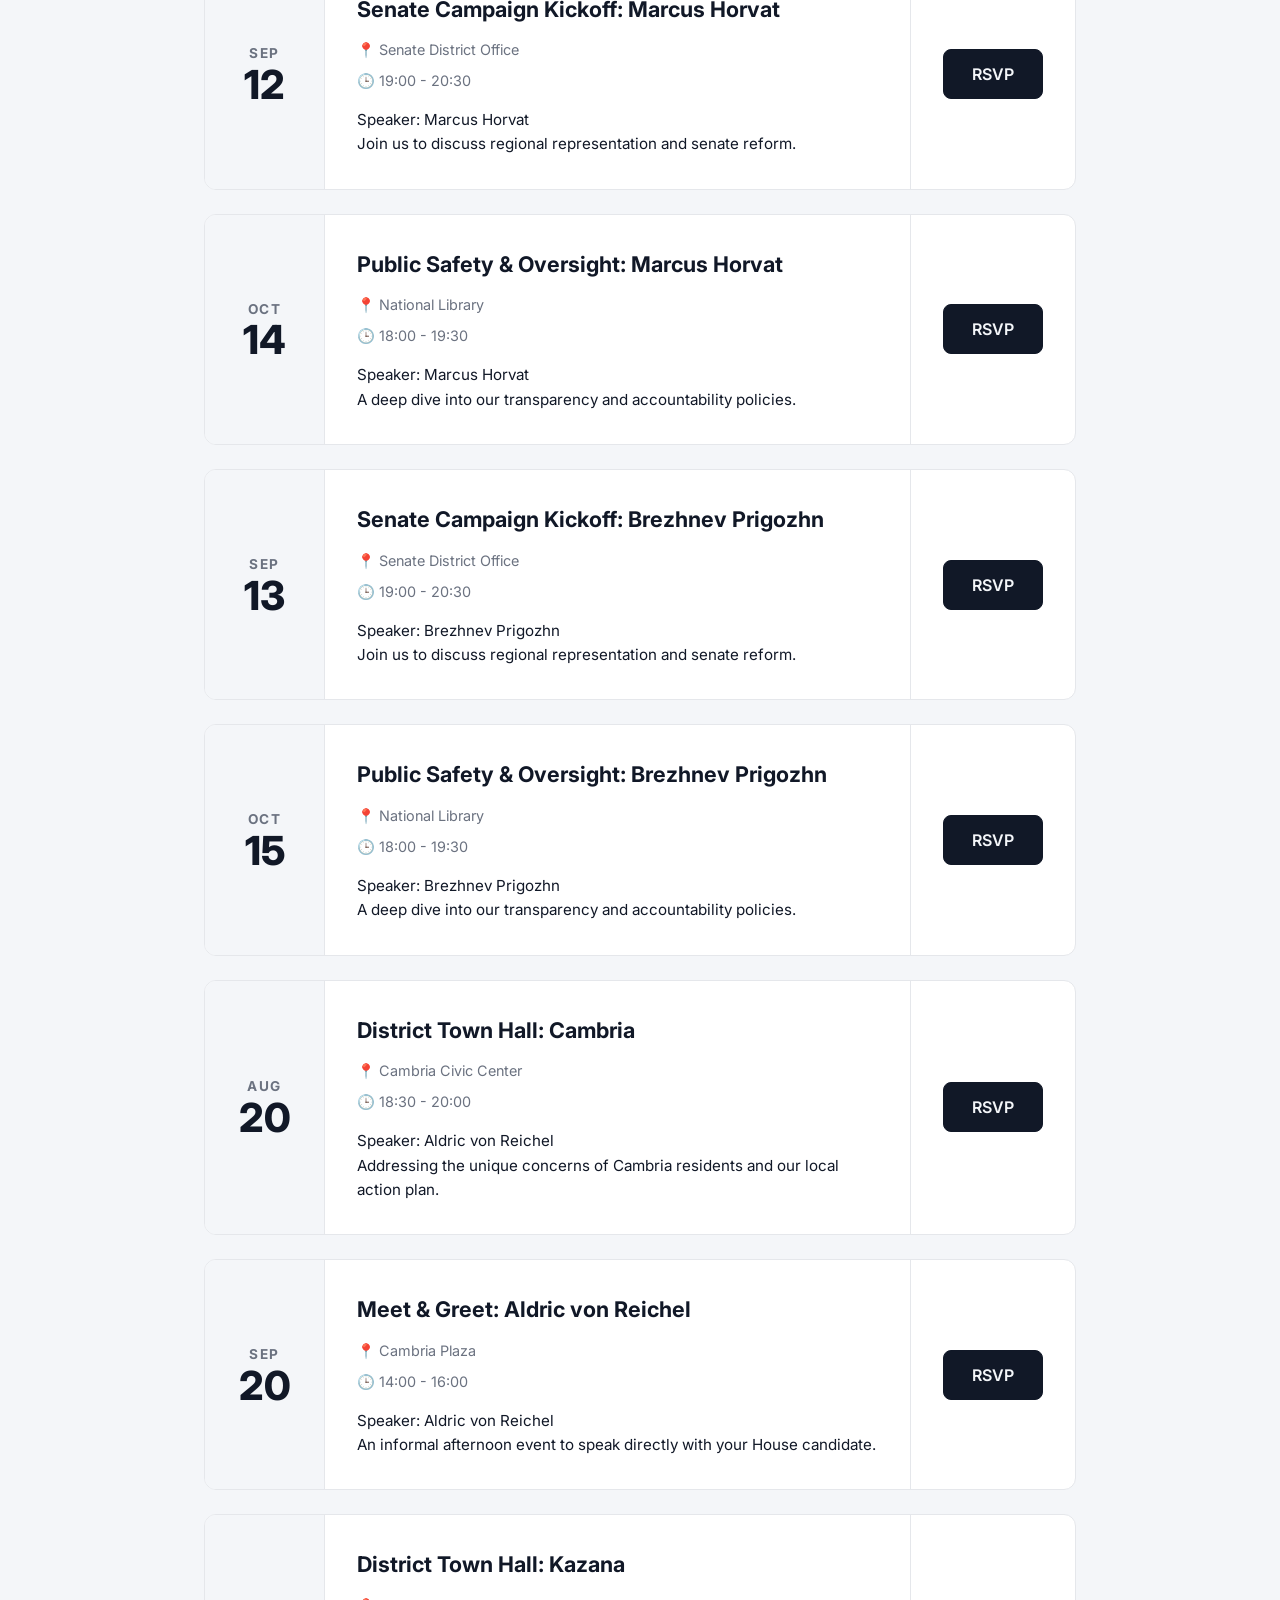
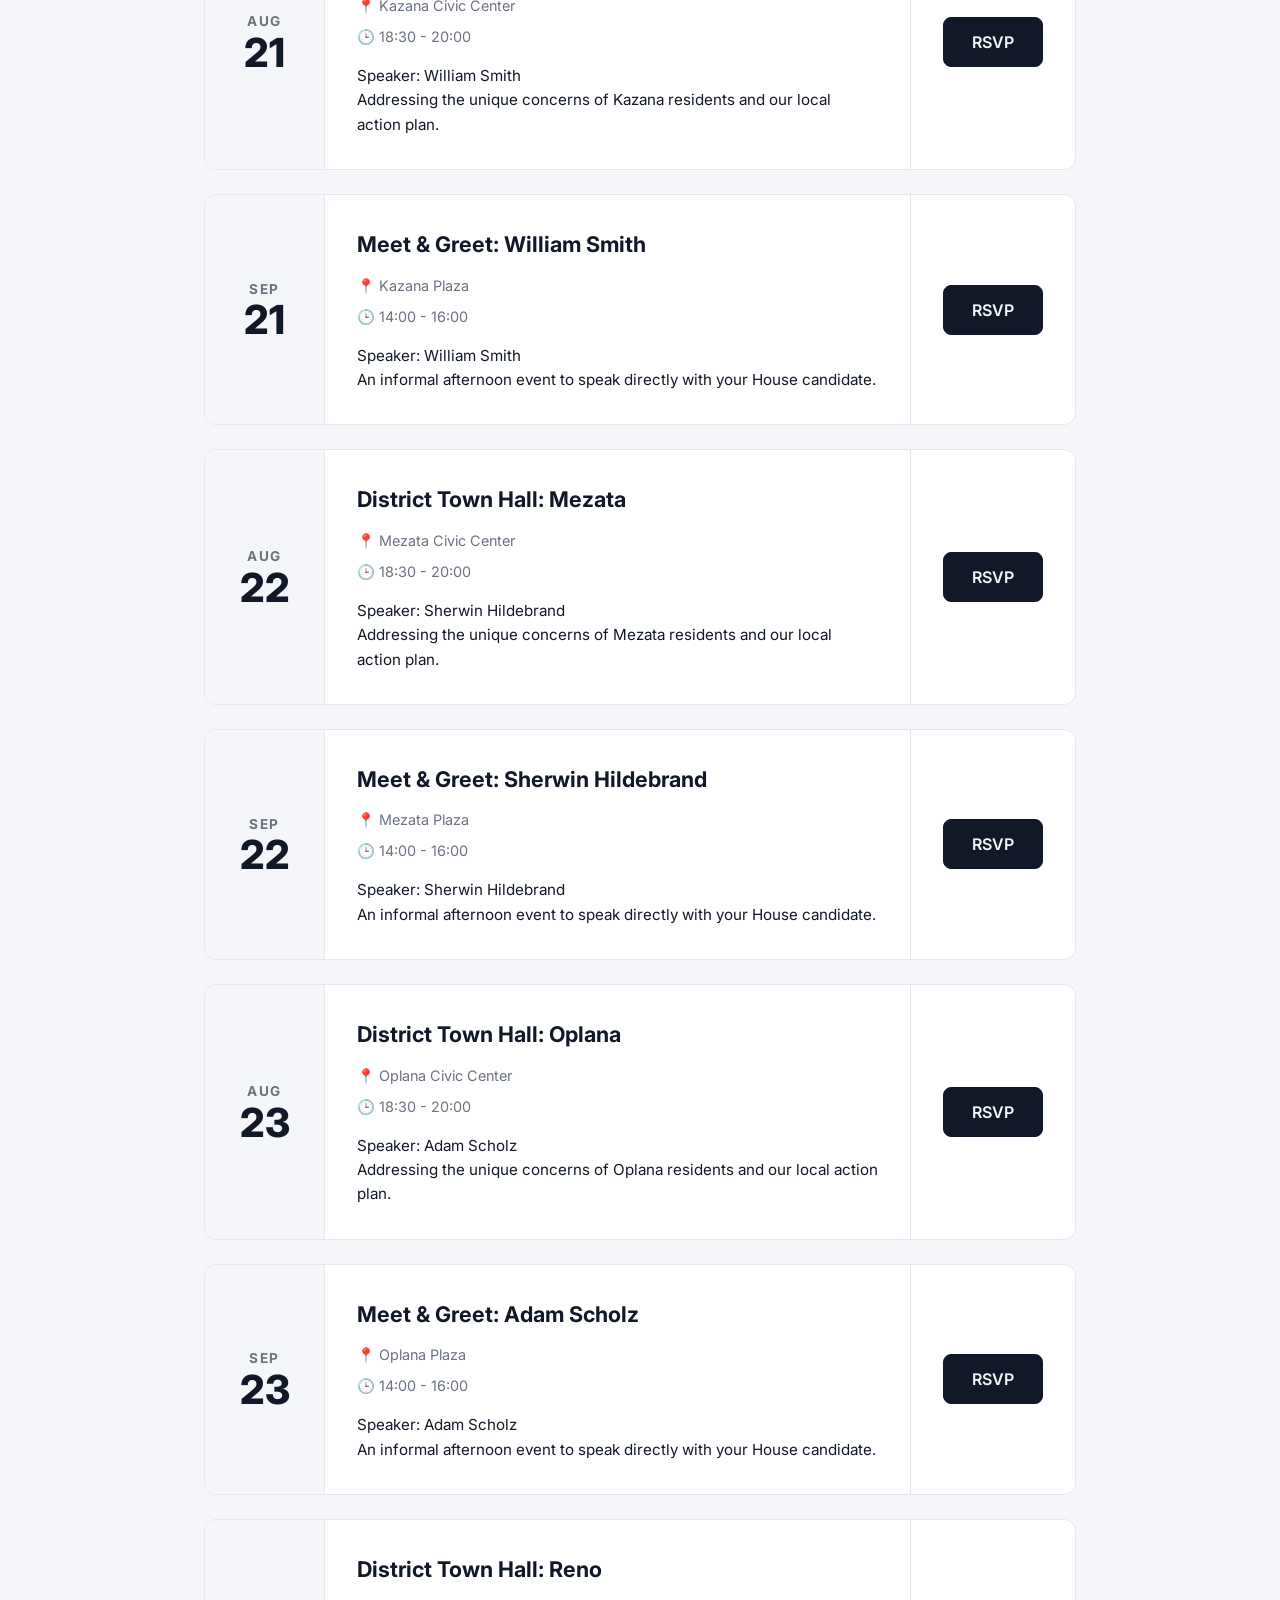
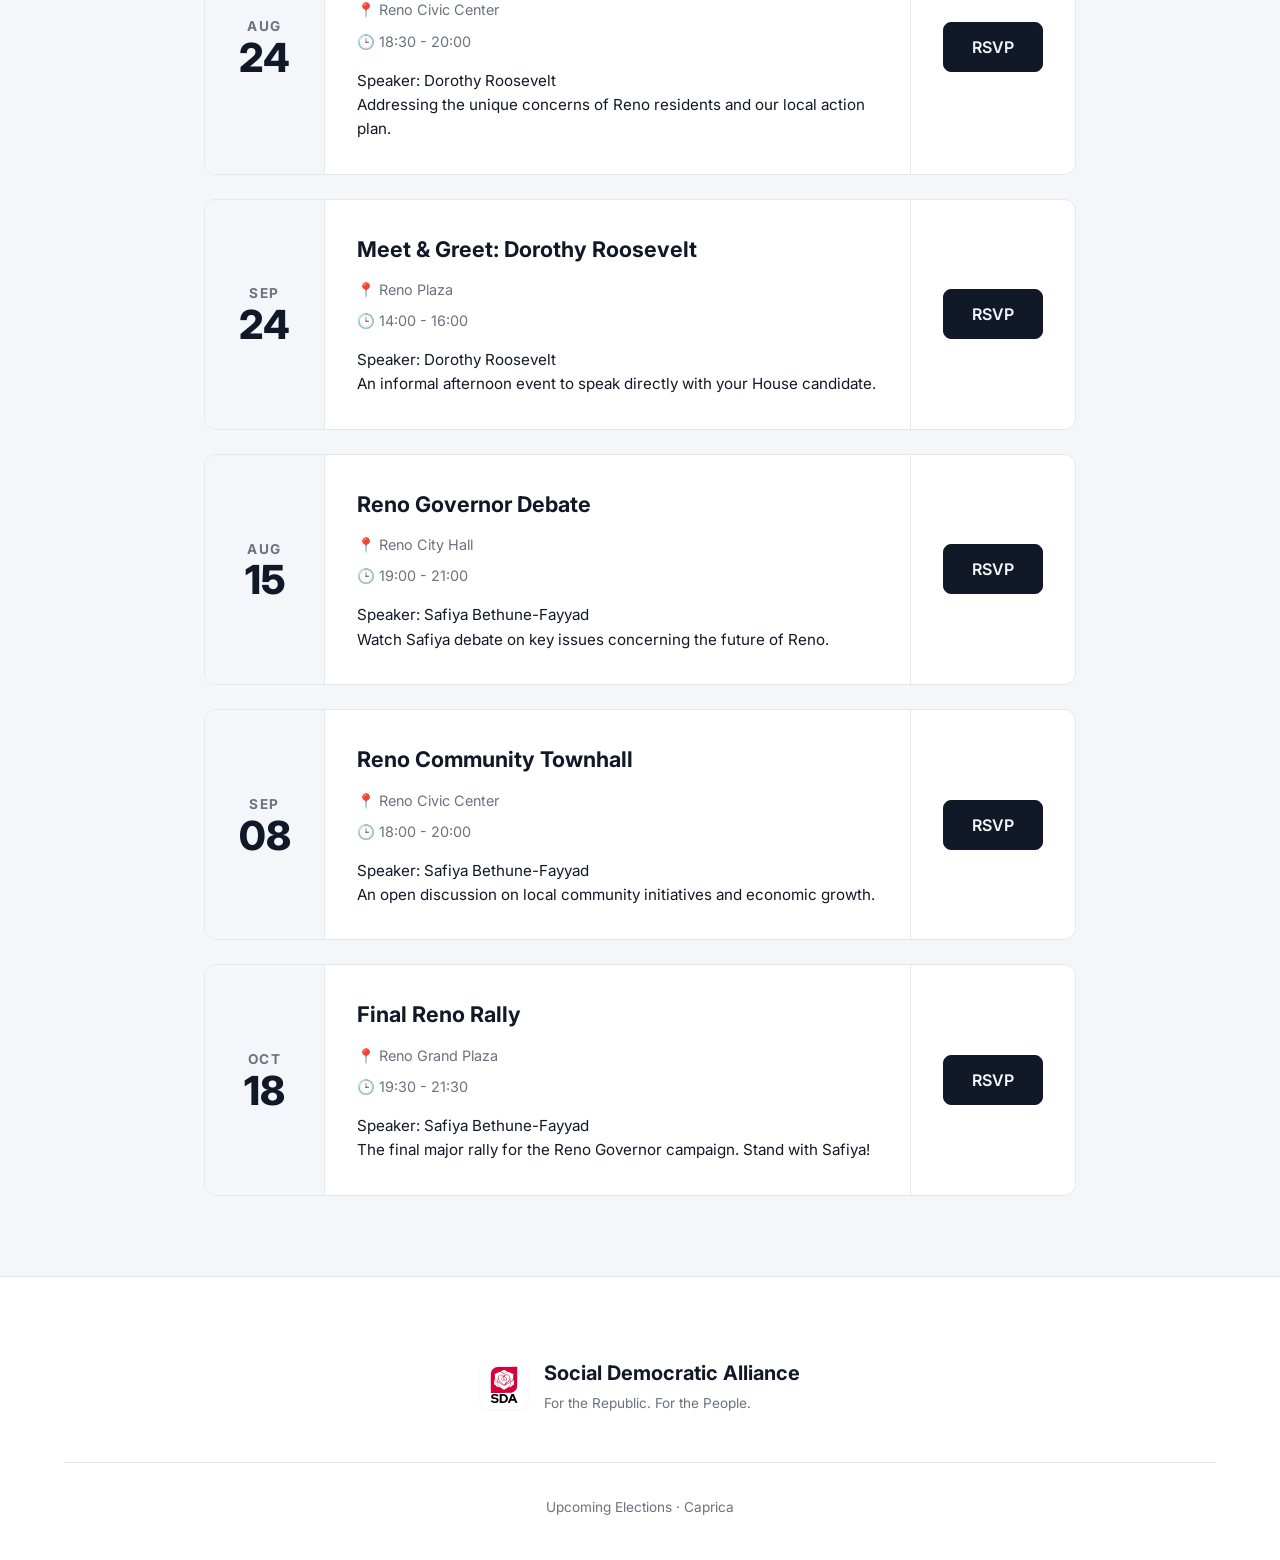
<file: events.html>
<!DOCTYPE html>
<html lang="en">

<head>
  <meta charset="UTF-8" />
  <meta name="viewport" content="width=device-width, initial-scale=1.0" />
  <title>Social Democratic Alliance - For the Republic</title>
  <link
    href="https://fonts.googleapis.com/css2?family=Playfair+Display:wght@400;600;700;900&family=Inter:wght@300;400;500;600&display=swap"
    rel="stylesheet" />
    <link rel="stylesheet" href="style.css">

  <script>
    const savedTheme = localStorage.getItem('theme');
    const systemPrefersDark = window.matchMedia && window.matchMedia('(prefers-color-scheme: dark)').matches;
    if (savedTheme === 'dark' || (!savedTheme && systemPrefersDark)) {
      document.documentElement.classList.add('dark-theme');
    }
  </script>
  <script src="translations.js?v=1.2" defer></script>
  <link rel="icon" type="image/png" href="favicon.png">
  <meta property="og:title" content="Social Democratic Alliance - Events">
  <meta property="og:description" content="Upcoming events. For the Republic. For the People.">
  <meta property="og:image" content="https://uumeet-zade.github.io/sdapage/link_preview.png">
  <meta property="og:type" content="website">
  <meta name="twitter:card" content="summary_large_image">
  <meta name="twitter:title" content="Social Democratic Alliance - Events">
  <meta name="twitter:description" content="Upcoming events. For the Republic. For the People.">
  <meta name="twitter:image" content="https://uumeet-zade.github.io/sdapage/link_preview.png">
</head>
<body>
  <nav>
    <a href="index.html" class="nav-brand" style="text-decoration: none; color: inherit;">
      <img class="nav-logo"
        src="SDAlogo.svg"
        alt="Social Democratic Alliance Logo" />
      <span class="nav-name" data-i18n="nav-brand-name">Social Democratic Alliance</span>
      
    </a>
    <ul class="nav-links">
      <li><a href="index.html">Home</a></li>
      <li><a href="platform.html">Platform</a></li>
      <li><a href="candidates.html">Candidates</a></li>
      <li><a href="events.html" class="active">Events</a></li>
      <li class="lang-switcher">
        <button class="lang-toggle" aria-label="Change Language">
          <span class="lang-current">AL</span>
        </button>
        <div class="lang-dropdown">
          <button class="lang-option active" data-lang="al">Alanian</button>
          <button class="lang-option" data-lang="ga">Gallic</button>
          <button class="lang-option" data-lang="ac">Alcamerian</button>
          <button class="lang-option" data-lang="ra">Rälandic</button>
          <button class="lang-option" data-lang="my">Myrati</button>
          <button class="lang-option" data-lang="au">Austrumish</button>
          <button class="lang-option" data-lang="le">Leislandic</button>
        </div>
      </li>
      <li><a href="#" class="theme-toggle" onclick="toggleTheme(event)" title="Toggle Night Mode">🌗</a></li>
    </ul>
  </nav>
  
  <div class="page-header" style="margin-top: 73px;">
    <h1 data-i18n="events-page-title">On the Ground</h1>
    <p data-i18n="events-page-desc">Join us at town halls, rallies, and community meetings across Caprica.</p>
  </div>
  
  <div class="events-section">
    
    <div class="event-filters">
      <button class="filter-btn active" data-filter="all" data-i18n="filter-all">All Events</button>
      <button class="filter-btn" data-filter="presidential" data-i18n="filter-pres">Presidential</button>
      <button class="filter-btn" data-filter="gov" data-i18n="filter-gov">Governors</button>
      <button class="filter-btn" data-filter="list" data-i18n="filter-list">Party List</button>
      <button class="filter-btn" data-filter="senate" data-i18n="filter-senate">Senate</button>
      <button class="filter-btn" data-filter="house" data-i18n="filter-house">House</button>
    </div>
    <div class="events-list">

      
        <div class="event-card" data-category="presidential">
          <div class="event-date">
            <div class="event-date-month" data-i18n="month-aug">AUG</div>
            <div class="event-date-day">12</div>
          </div>
          <div class="event-details">
            <div class="event-title" data-i18n="ev-title-0">National Vision Address</div>
            <div class="event-location">📍 Caprica Convention Center</div>
            <div class="event-time">🕒 18:00 - 20:00</div>
            <div class="event-desc">
              <span data-i18n="event-speaker">Speaker:</span> <span> Presidential Candidate</span><br>
              <span data-i18n="ev-desc-1">Join us for the official unveiling of our national vision for Caprica's future.</span>
            </div>
          </div>
          <div class="event-action">
            <button class="btn-outline" style="white-space: nowrap;" data-i18n="event-rsvp">RSVP</button>
          </div>
        </div>

        <div class="event-card" data-category="presidential">
          <div class="event-date">
            <div class="event-date-month" data-i18n="month-sep">SEP</div>
            <div class="event-date-day">05</div>
          </div>
          <div class="event-details">
            <div class="event-title" data-i18n="ev-title-8">Economy & Labor Town Hall</div>
            <div class="event-location">📍 National Worker's Guild</div>
            <div class="event-time">🕒 14:00 - 16:00</div>
            <div class="event-desc">
              <span data-i18n="event-speaker">Speaker:</span> <span> Presidential Candidate</span><br>
              <span data-i18n="ev-desc-2">A focused discussion on job creation, fair wages, and our economic platform.</span>
            </div>
          </div>
          <div class="event-action">
            <button class="btn-outline" style="white-space: nowrap;" data-i18n="event-rsvp">RSVP</button>
          </div>
        </div>

        <div class="event-card" data-category="presidential">
          <div class="event-date">
            <div class="event-date-month" data-i18n="month-oct">OCT</div>
            <div class="event-date-day">20</div>
          </div>
          <div class="event-details">
            <div class="event-title" data-i18n="ev-title-15">Final Rally for the Republic</div>
            <div class="event-location">📍 Caprica City Square</div>
            <div class="event-time">🕒 19:00 - 21:00</div>
            <div class="event-desc">
              <span data-i18n="event-speaker">Speaker:</span> <span> Presidential Candidate</span><br>
              <span data-i18n="ev-desc-3">Our largest national rally before election day. Be part of the movement.</span>
            </div>
          </div>
          <div class="event-action">
            <button class="btn-outline" style="white-space: nowrap;" data-i18n="event-rsvp">RSVP</button>
          </div>
        </div>

        <div class="event-card" data-category="list">
          <div class="event-date">
            <div class="event-date-month" data-i18n="month-aug">AUG</div>
            <div class="event-date-day">18</div>
          </div>
          <div class="event-details">
            <div class="event-title" data-i18n="ev-title-14">Party List Unity Campaign</div>
            <div class="event-location">📍 Downtown Community Center</div>
            <div class="event-time">🕒 17:30 - 19:30</div>
            <div class="event-desc">
              <span data-i18n="event-speaker">Speaker:</span> <span> William Smith, Sherwin Hildebrand</span><br>
              <span data-i18n="ev-desc-4">Meet the top candidates of the SDA party list discussing our legislative agenda.</span>
            </div>
          </div>
          <div class="event-action">
            <button class="btn-outline" style="white-space: nowrap;" data-i18n="event-rsvp">RSVP</button>
          </div>
        </div>

        <div class="event-card" data-category="list">
          <div class="event-date">
            <div class="event-date-month" data-i18n="month-sep">SEP</div>
            <div class="event-date-day">14</div>
          </div>
          <div class="event-details">
            <div class="event-title" data-i18n="ev-title-6">Legislative Strategy Meeting</div>
            <div class="event-location">📍 Civic Hall</div>
            <div class="event-time">🕒 18:00 - 19:30</div>
            <div class="event-desc">
              <span data-i18n="event-speaker">Speaker:</span> <span> Aldric von Reichel, Adam Scholz</span><br>
              <span data-i18n="ev-desc-5">Open forum discussing how our list candidates will vote on upcoming infrastructure bills.</span>
            </div>
          </div>
          <div class="event-action">
            <button class="btn-outline" style="white-space: nowrap;" data-i18n="event-rsvp">RSVP</button>
          </div>
        </div>

        <div class="event-card" data-category="list">
          <div class="event-date">
            <div class="event-date-month" data-i18n="month-oct">OCT</div>
            <div class="event-date-day">02</div>
          </div>
          <div class="event-details">
            <div class="event-title" data-i18n="ev-title-13">Women in Leadership Forum</div>
            <div class="event-location">📍 SDA Headquarters</div>
            <div class="event-time">🕒 16:00 - 18:00</div>
            <div class="event-desc">
              <span data-i18n="event-speaker">Speaker:</span> <span> Dorothy Roosevelt, Valentine Magres, Jeanne Valat</span><br>
              <span data-i18n="ev-desc-6">A panel discussion focusing on social policies and family welfare.</span>
            </div>
          </div>
          <div class="event-action">
            <button class="btn-outline" style="white-space: nowrap;" data-i18n="event-rsvp">RSVP</button>
          </div>
        </div>

        <div class="event-card" data-category="senate">
          <div class="event-date">
            <div class="event-date-month" data-i18n="month-sep">SEP</div>
            <div class="event-date-day">10</div>
          </div>
          <div class="event-details">
            <div class="event-title" data-i18n="ev-title-18">Senate Campaign Kickoff: Florence Marin</div>
            <div class="event-location">📍 Senate District Office</div>
            <div class="event-time">🕒 19:00 - 20:30</div>
            <div class="event-desc">
              <span data-i18n="event-speaker">Speaker:</span> <span> Florence Marin</span><br>
              <span data-i18n="ev-desc-7">Join us to discuss regional representation and senate reform.</span>
            </div>
          </div>
          <div class="event-action">
            <button class="btn-outline" style="white-space: nowrap;" data-i18n="event-rsvp">RSVP</button>
          </div>
        </div>

        <div class="event-card" data-category="senate">
          <div class="event-date">
            <div class="event-date-month" data-i18n="month-oct">OCT</div>
            <div class="event-date-day">12</div>
          </div>
          <div class="event-details">
            <div class="event-title" data-i18n="ev-title-2">Public Safety & Oversight: Florence Marin</div>
            <div class="event-location">📍 National Library</div>
            <div class="event-time">🕒 18:00 - 19:30</div>
            <div class="event-desc">
              <span data-i18n="event-speaker">Speaker:</span> <span> Florence Marin</span><br>
              <span data-i18n="ev-desc-8">A deep dive into our transparency and accountability policies.</span>
            </div>
          </div>
          <div class="event-action">
            <button class="btn-outline" style="white-space: nowrap;" data-i18n="event-rsvp">RSVP</button>
          </div>
        </div>

        <div class="event-card" data-category="senate">
          <div class="event-date">
            <div class="event-date-month" data-i18n="month-sep">SEP</div>
            <div class="event-date-day">11</div>
          </div>
          <div class="event-details">
            <div class="event-title" data-i18n="ev-title-12">Senate Campaign Kickoff: Stephen Bratanovic</div>
            <div class="event-location">📍 Senate District Office</div>
            <div class="event-time">🕒 19:00 - 20:30</div>
            <div class="event-desc">
              <span data-i18n="event-speaker">Speaker:</span> <span> Stephen Bratanovic</span><br>
              <span data-i18n="ev-desc-9">Join us to discuss regional representation and senate reform.</span>
            </div>
          </div>
          <div class="event-action">
            <button class="btn-outline" style="white-space: nowrap;" data-i18n="event-rsvp">RSVP</button>
          </div>
        </div>

        <div class="event-card" data-category="senate">
          <div class="event-date">
            <div class="event-date-month" data-i18n="month-oct">OCT</div>
            <div class="event-date-day">13</div>
          </div>
          <div class="event-details">
            <div class="event-title" data-i18n="ev-title-1">Public Safety & Oversight: Stephen Bratanovic</div>
            <div class="event-location">📍 National Library</div>
            <div class="event-time">🕒 18:00 - 19:30</div>
            <div class="event-desc">
              <span data-i18n="event-speaker">Speaker:</span> <span> Stephen Bratanovic</span><br>
              <span data-i18n="ev-desc-10">A deep dive into our transparency and accountability policies.</span>
            </div>
          </div>
          <div class="event-action">
            <button class="btn-outline" style="white-space: nowrap;" data-i18n="event-rsvp">RSVP</button>
          </div>
        </div>

        <div class="event-card" data-category="senate">
          <div class="event-date">
            <div class="event-date-month" data-i18n="month-sep">SEP</div>
            <div class="event-date-day">12</div>
          </div>
          <div class="event-details">
            <div class="event-title" data-i18n="ev-title-22">Senate Campaign Kickoff: Marcus Horvat</div>
            <div class="event-location">📍 Senate District Office</div>
            <div class="event-time">🕒 19:00 - 20:30</div>
            <div class="event-desc">
              <span data-i18n="event-speaker">Speaker:</span> <span> Marcus Horvat</span><br>
              <span data-i18n="ev-desc-11">Join us to discuss regional representation and senate reform.</span>
            </div>
          </div>
          <div class="event-action">
            <button class="btn-outline" style="white-space: nowrap;" data-i18n="event-rsvp">RSVP</button>
          </div>
        </div>

        <div class="event-card" data-category="senate">
          <div class="event-date">
            <div class="event-date-month" data-i18n="month-oct">OCT</div>
            <div class="event-date-day">14</div>
          </div>
          <div class="event-details">
            <div class="event-title" data-i18n="ev-title-20">Public Safety & Oversight: Marcus Horvat</div>
            <div class="event-location">📍 National Library</div>
            <div class="event-time">🕒 18:00 - 19:30</div>
            <div class="event-desc">
              <span data-i18n="event-speaker">Speaker:</span> <span> Marcus Horvat</span><br>
              <span data-i18n="ev-desc-12">A deep dive into our transparency and accountability policies.</span>
            </div>
          </div>
          <div class="event-action">
            <button class="btn-outline" style="white-space: nowrap;" data-i18n="event-rsvp">RSVP</button>
          </div>
        </div>

        <div class="event-card" data-category="senate">
          <div class="event-date">
            <div class="event-date-month" data-i18n="month-sep">SEP</div>
            <div class="event-date-day">13</div>
          </div>
          <div class="event-details">
            <div class="event-title" data-i18n="ev-title-5">Senate Campaign Kickoff: Brezhnev Prigozhn</div>
            <div class="event-location">📍 Senate District Office</div>
            <div class="event-time">🕒 19:00 - 20:30</div>
            <div class="event-desc">
              <span data-i18n="event-speaker">Speaker:</span> <span> Brezhnev Prigozhn</span><br>
              <span data-i18n="ev-desc-13">Join us to discuss regional representation and senate reform.</span>
            </div>
          </div>
          <div class="event-action">
            <button class="btn-outline" style="white-space: nowrap;" data-i18n="event-rsvp">RSVP</button>
          </div>
        </div>

        <div class="event-card" data-category="senate">
          <div class="event-date">
            <div class="event-date-month" data-i18n="month-oct">OCT</div>
            <div class="event-date-day">15</div>
          </div>
          <div class="event-details">
            <div class="event-title" data-i18n="ev-title-3">Public Safety & Oversight: Brezhnev Prigozhn</div>
            <div class="event-location">📍 National Library</div>
            <div class="event-time">🕒 18:00 - 19:30</div>
            <div class="event-desc">
              <span data-i18n="event-speaker">Speaker:</span> <span> Brezhnev Prigozhn</span><br>
              <span data-i18n="ev-desc-14">A deep dive into our transparency and accountability policies.</span>
            </div>
          </div>
          <div class="event-action">
            <button class="btn-outline" style="white-space: nowrap;" data-i18n="event-rsvp">RSVP</button>
          </div>
        </div>

        <div class="event-card" data-category="house">
          <div class="event-date">
            <div class="event-date-month" data-i18n="month-aug">AUG</div>
            <div class="event-date-day">20</div>
          </div>
          <div class="event-details">
            <div class="event-title" data-i18n="ev-title-7">District Town Hall: Cambria</div>
            <div class="event-location">📍 Cambria Civic Center</div>
            <div class="event-time">🕒 18:30 - 20:00</div>
            <div class="event-desc">
              <span data-i18n="event-speaker">Speaker:</span> <span> Aldric von Reichel</span><br>
              <span data-i18n="ev-desc-15">Addressing the unique concerns of Cambria residents and our local action plan.</span>
            </div>
          </div>
          <div class="event-action">
            <button class="btn-outline" style="white-space: nowrap;" data-i18n="event-rsvp">RSVP</button>
          </div>
        </div>

        <div class="event-card" data-category="house">
          <div class="event-date">
            <div class="event-date-month" data-i18n="month-sep">SEP</div>
            <div class="event-date-day">20</div>
          </div>
          <div class="event-details">
            <div class="event-title" data-i18n="ev-title-23">Meet & Greet: Aldric von Reichel</div>
            <div class="event-location">📍 Cambria Plaza</div>
            <div class="event-time">🕒 14:00 - 16:00</div>
            <div class="event-desc">
              <span data-i18n="event-speaker">Speaker:</span> <span> Aldric von Reichel</span><br>
              <span data-i18n="ev-desc-16">An informal afternoon event to speak directly with your House candidate.</span>
            </div>
          </div>
          <div class="event-action">
            <button class="btn-outline" style="white-space: nowrap;" data-i18n="event-rsvp">RSVP</button>
          </div>
        </div>

        <div class="event-card" data-category="house">
          <div class="event-date">
            <div class="event-date-month" data-i18n="month-aug">AUG</div>
            <div class="event-date-day">21</div>
          </div>
          <div class="event-details">
            <div class="event-title" data-i18n="ev-title-17">District Town Hall: Kazana</div>
            <div class="event-location">📍 Kazana Civic Center</div>
            <div class="event-time">🕒 18:30 - 20:00</div>
            <div class="event-desc">
              <span data-i18n="event-speaker">Speaker:</span> <span> William Smith</span><br>
              <span data-i18n="ev-desc-17">Addressing the unique concerns of Kazana residents and our local action plan.</span>
            </div>
          </div>
          <div class="event-action">
            <button class="btn-outline" style="white-space: nowrap;" data-i18n="event-rsvp">RSVP</button>
          </div>
        </div>

        <div class="event-card" data-category="house">
          <div class="event-date">
            <div class="event-date-month" data-i18n="month-sep">SEP</div>
            <div class="event-date-day">21</div>
          </div>
          <div class="event-details">
            <div class="event-title" data-i18n="ev-title-9">Meet & Greet: William Smith</div>
            <div class="event-location">📍 Kazana Plaza</div>
            <div class="event-time">🕒 14:00 - 16:00</div>
            <div class="event-desc">
              <span data-i18n="event-speaker">Speaker:</span> <span> William Smith</span><br>
              <span data-i18n="ev-desc-18">An informal afternoon event to speak directly with your House candidate.</span>
            </div>
          </div>
          <div class="event-action">
            <button class="btn-outline" style="white-space: nowrap;" data-i18n="event-rsvp">RSVP</button>
          </div>
        </div>

        <div class="event-card" data-category="house">
          <div class="event-date">
            <div class="event-date-month" data-i18n="month-aug">AUG</div>
            <div class="event-date-day">22</div>
          </div>
          <div class="event-details">
            <div class="event-title" data-i18n="ev-title-16">District Town Hall: Mezata</div>
            <div class="event-location">📍 Mezata Civic Center</div>
            <div class="event-time">🕒 18:30 - 20:00</div>
            <div class="event-desc">
              <span data-i18n="event-speaker">Speaker:</span> <span> Sherwin Hildebrand</span><br>
              <span data-i18n="ev-desc-19">Addressing the unique concerns of Mezata residents and our local action plan.</span>
            </div>
          </div>
          <div class="event-action">
            <button class="btn-outline" style="white-space: nowrap;" data-i18n="event-rsvp">RSVP</button>
          </div>
        </div>

        <div class="event-card" data-category="house">
          <div class="event-date">
            <div class="event-date-month" data-i18n="month-sep">SEP</div>
            <div class="event-date-day">22</div>
          </div>
          <div class="event-details">
            <div class="event-title" data-i18n="ev-title-10">Meet & Greet: Sherwin Hildebrand</div>
            <div class="event-location">📍 Mezata Plaza</div>
            <div class="event-time">🕒 14:00 - 16:00</div>
            <div class="event-desc">
              <span data-i18n="event-speaker">Speaker:</span> <span> Sherwin Hildebrand</span><br>
              <span data-i18n="ev-desc-20">An informal afternoon event to speak directly with your House candidate.</span>
            </div>
          </div>
          <div class="event-action">
            <button class="btn-outline" style="white-space: nowrap;" data-i18n="event-rsvp">RSVP</button>
          </div>
        </div>

        <div class="event-card" data-category="house">
          <div class="event-date">
            <div class="event-date-month" data-i18n="month-aug">AUG</div>
            <div class="event-date-day">23</div>
          </div>
          <div class="event-details">
            <div class="event-title" data-i18n="ev-title-4">District Town Hall: Oplana</div>
            <div class="event-location">📍 Oplana Civic Center</div>
            <div class="event-time">🕒 18:30 - 20:00</div>
            <div class="event-desc">
              <span data-i18n="event-speaker">Speaker:</span> <span> Adam Scholz</span><br>
              <span data-i18n="ev-desc-21">Addressing the unique concerns of Oplana residents and our local action plan.</span>
            </div>
          </div>
          <div class="event-action">
            <button class="btn-outline" style="white-space: nowrap;" data-i18n="event-rsvp">RSVP</button>
          </div>
        </div>

        <div class="event-card" data-category="house">
          <div class="event-date">
            <div class="event-date-month" data-i18n="month-sep">SEP</div>
            <div class="event-date-day">23</div>
          </div>
          <div class="event-details">
            <div class="event-title" data-i18n="ev-title-21">Meet & Greet: Adam Scholz</div>
            <div class="event-location">📍 Oplana Plaza</div>
            <div class="event-time">🕒 14:00 - 16:00</div>
            <div class="event-desc">
              <span data-i18n="event-speaker">Speaker:</span> <span> Adam Scholz</span><br>
              <span data-i18n="ev-desc-22">An informal afternoon event to speak directly with your House candidate.</span>
            </div>
          </div>
          <div class="event-action">
            <button class="btn-outline" style="white-space: nowrap;" data-i18n="event-rsvp">RSVP</button>
          </div>
        </div>

        <div class="event-card" data-category="house">
          <div class="event-date">
            <div class="event-date-month" data-i18n="month-aug">AUG</div>
            <div class="event-date-day">24</div>
          </div>
          <div class="event-details">
            <div class="event-title" data-i18n="ev-title-19">District Town Hall: Reno</div>
            <div class="event-location">📍 Reno Civic Center</div>
            <div class="event-time">🕒 18:30 - 20:00</div>
            <div class="event-desc">
              <span data-i18n="event-speaker">Speaker:</span> <span> Dorothy Roosevelt</span><br>
              <span data-i18n="ev-desc-23">Addressing the unique concerns of Reno residents and our local action plan.</span>
            </div>
          </div>
          <div class="event-action">
            <button class="btn-outline" style="white-space: nowrap;" data-i18n="event-rsvp">RSVP</button>
          </div>
        </div>

        <div class="event-card" data-category="house">
          <div class="event-date">
            <div class="event-date-month" data-i18n="month-sep">SEP</div>
            <div class="event-date-day">24</div>
          </div>
          <div class="event-details">
            <div class="event-title" data-i18n="ev-title-11">Meet & Greet: Dorothy Roosevelt</div>
            <div class="event-location">📍 Reno Plaza</div>
            <div class="event-time">🕒 14:00 - 16:00</div>
            <div class="event-desc">
              <span data-i18n="event-speaker">Speaker:</span> <span> Dorothy Roosevelt</span><br>
              <span data-i18n="ev-desc-24">An informal afternoon event to speak directly with your House candidate.</span>
            </div>
          </div>
          <div class="event-action">
            <button class="btn-outline" style="white-space: nowrap;" data-i18n="event-rsvp">RSVP</button>
          </div>
        </div>


        <div class="event-card" data-category="gov">
          <div class="event-date">
            <div class="event-date-month" data-i18n="month-aug">AUG</div>
            <div class="event-date-day">15</div>
          </div>
          <div class="event-details">
            <div class="event-title" data-i18n="ev-title-gov-1">Reno Governor Debate</div>
            <div class="event-location">📍 Reno City Hall</div>
            <div class="event-time">🕒 19:00 - 21:00</div>
            <div class="event-desc">
              <span data-i18n="event-speaker">Speaker:</span> <span> Safiya Bethune-Fayyad</span><br>
              <span data-i18n="ev-desc-gov-1">Watch Safiya debate on key issues concerning the future of Reno.</span>
            </div>
          </div>
          <div class="event-action">
            <button class="btn-outline" style="white-space: nowrap;" data-i18n="event-rsvp">RSVP</button>
          </div>
        </div>

        <div class="event-card" data-category="gov">
          <div class="event-date">
            <div class="event-date-month" data-i18n="month-sep">SEP</div>
            <div class="event-date-day">08</div>
          </div>
          <div class="event-details">
            <div class="event-title" data-i18n="ev-title-gov-2">Reno Community Townhall</div>
            <div class="event-location">📍 Reno Civic Center</div>
            <div class="event-time">🕒 18:00 - 20:00</div>
            <div class="event-desc">
              <span data-i18n="event-speaker">Speaker:</span> <span> Safiya Bethune-Fayyad</span><br>
              <span data-i18n="ev-desc-gov-2">An open discussion on local community initiatives and economic growth.</span>
            </div>
          </div>
          <div class="event-action">
            <button class="btn-outline" style="white-space: nowrap;" data-i18n="event-rsvp">RSVP</button>
          </div>
        </div>

        <div class="event-card" data-category="gov">
          <div class="event-date">
            <div class="event-date-month" data-i18n="month-oct">OCT</div>
            <div class="event-date-day">18</div>
          </div>
          <div class="event-details">
            <div class="event-title" data-i18n="ev-title-gov-3">Final Reno Rally</div>
            <div class="event-location">📍 Reno Grand Plaza</div>
            <div class="event-time">🕒 19:30 - 21:30</div>
            <div class="event-desc">
              <span data-i18n="event-speaker">Speaker:</span> <span> Safiya Bethune-Fayyad</span><br>
              <span data-i18n="ev-desc-gov-3">The final major rally for the Reno Governor campaign. Stand with Safiya!</span>
            </div>
          </div>
          <div class="event-action">
            <button class="btn-outline" style="white-space: nowrap;" data-i18n="event-rsvp">RSVP</button>
          </div>
        </div>
    </div>
  </div>


  <footer>
      <div class="footer-brand">
        <img
          src="SDAlogo.svg"
          alt="Social Democratic Alliance" />
        <div class="footer-brand-text">
          <div class="footer-name" data-i18n="footer-name">Social Democratic Alliance</div>
          <div class="footer-motto" data-i18n="footer-motto">For the Republic. For the People.</div>
        </div>
      </div>
      <div class="footer-copy" data-i18n="footer-copy">
        Upcoming Elections · Caprica<br />
        Social Democratic Alliance
      </div>
    </footer>
  <a href="#" class="floating-cta" data-i18n="floating-cta">Join the Alliance</a>

  <script>
    function toggleTheme(e) {
      if (e) e.preventDefault();
      const html = document.documentElement;
      if (html.classList.contains('dark-theme')) {
        html.classList.remove('dark-theme');
        localStorage.setItem('theme', 'light');
      } else {
        html.classList.add('dark-theme');
        localStorage.setItem('theme', 'dark');
      }
    }
  </script>

  <script>
    document.addEventListener('DOMContentLoaded', () => {
      const filterBtns = document.querySelectorAll('.filter-btn');
      const events = document.querySelectorAll('.event-card');

      filterBtns.forEach(btn => {
        btn.addEventListener('click', () => {
          // Remove active class from all buttons
          filterBtns.forEach(b => b.classList.remove('active'));
          // Add active class to clicked button
          btn.classList.add('active');

          const filterValue = btn.getAttribute('data-filter');

          events.forEach(event => {
            if (filterValue === 'all' || event.getAttribute('data-category') === filterValue) {
              event.style.display = 'flex';
              setTimeout(() => {
                event.style.opacity = '1';
                event.style.transform = 'translateY(0) scale(1)';
              }, 10);
            } else {
              event.style.opacity = '0';
              event.style.transform = 'translateY(20px) scale(0.95)';
              setTimeout(() => {
                event.style.display = 'none';
              }, 300); // Matches transition duration
            }
          });
        });
      });
    });
  </script>
</body>

</html>
</file>
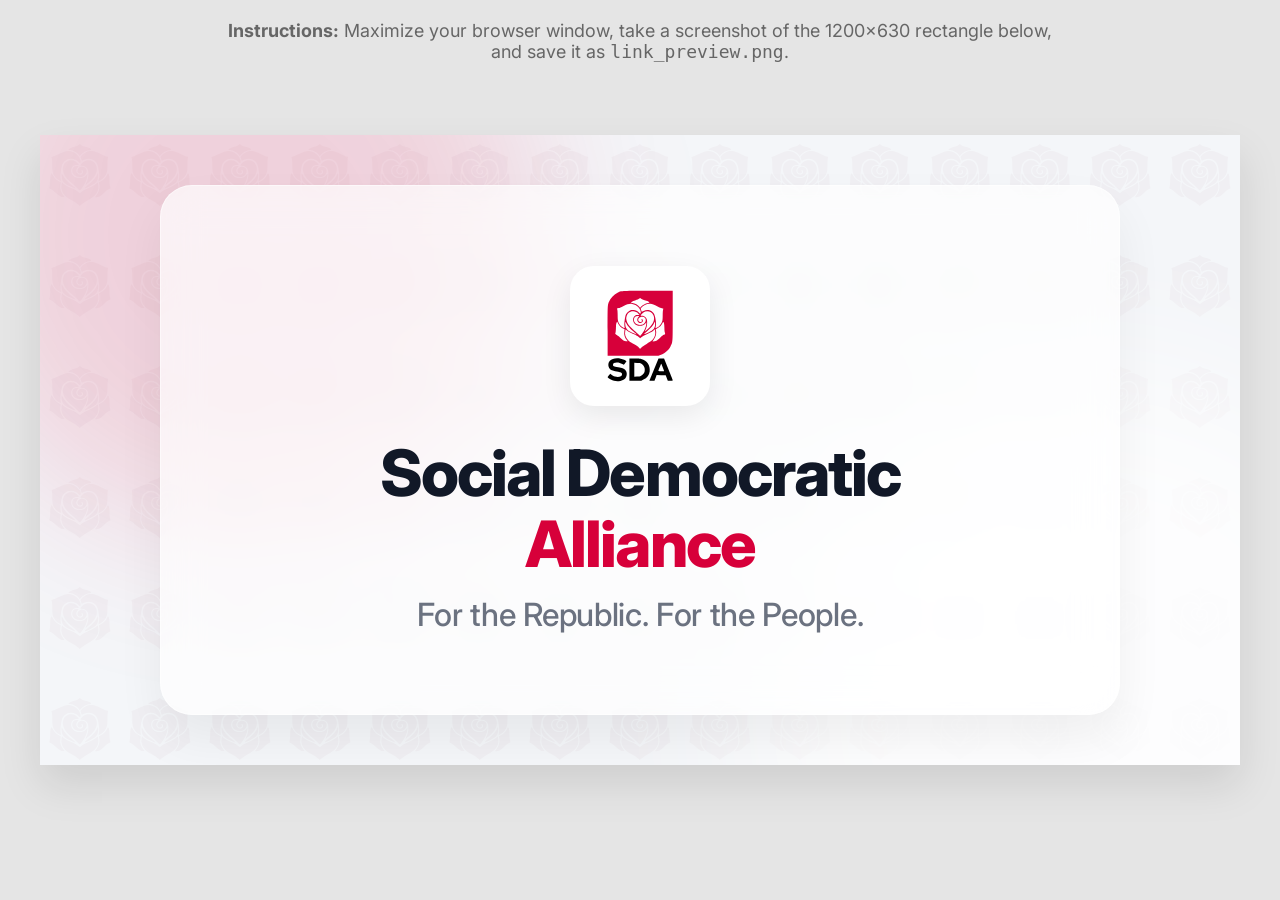
<file: link_preview.html>
<!DOCTYPE html>
<html lang="en">
<head>
  <meta charset="UTF-8">
  <meta name="viewport" content="width=device-width, initial-scale=1.0">
  <title>SDA Link Preview Generator</title>
  <link href="https://fonts.googleapis.com/css2?family=Inter:wght@400;500;700;800&display=swap" rel="stylesheet">
  <style>
    *, *::before, *::after {
      box-sizing: border-box;
      margin: 0;
      padding: 0;
    }

    :root {
      --primary: #D7003A; /* Rose Red */
      --primary-light: #fef0f3;
      --text-main: #111827;
      --text-muted: #6B7280;
      --bg-body: #F4F6F9;
      --bg-surface: #FFFFFF;
      --border-color: #E5E7EB;
    }

    body {
      background: #e5e5e5;
      display: flex;
      justify-content: center;
      align-items: center;
      min-height: 100vh;
      font-family: 'Inter', sans-serif;
    }

    /* 1200x630 is the standard size for OpenGraph/Twitter link previews */
    .preview-container {
      width: 1200px;
      height: 630px;
      background: var(--bg-body);
      position: relative;
      overflow: hidden;
      box-shadow: 0 20px 40px rgba(0,0,0,0.1);
      display: flex;
      justify-content: center;
      align-items: center;
    }

    /* Glassmorphism Background Elements */
    .bg-shape {
      position: absolute;
      border-radius: 50%;
      filter: blur(80px);
      z-index: 1;
    }

    .shape-1 {
      width: 600px;
      height: 600px;
      background: rgba(215, 0, 58, 0.15); /* Primary color with low opacity */
      top: -200px;
      left: -100px;
    }

    .shape-2 {
      width: 700px;
      height: 700px;
      background: rgba(255, 255, 255, 0.8);
      bottom: -300px;
      right: -200px;
    }

    /* Content Card with Glassmorphism */
    .content-card {
      position: relative;
      z-index: 10;
      background: rgba(255, 255, 255, 0.7);
      backdrop-filter: blur(20px);
      -webkit-backdrop-filter: blur(20px);
      border: 1px solid rgba(255, 255, 255, 0.5);
      border-radius: 32px;
      padding: 80px 100px;
      width: 960px;
      text-align: center;
      box-shadow: 0 24px 48px rgba(0,0,0,0.06);
      display: flex;
      flex-direction: column;
      align-items: center;
      gap: 32px;
    }

    .logo-container {
      width: 140px;
      height: 140px;
      background: white;
      border-radius: 24px;
      display: flex;
      justify-content: center;
      align-items: center;
      box-shadow: 0 10px 30px rgba(0,0,0,0.08);
      padding: 20px;
    }

    .logo-container img {
      width: 100%;
      height: 100%;
      object-fit: contain;
    }

    .text-content {
      display: flex;
      flex-direction: column;
      gap: 16px;
    }

    .title {
      font-size: 64px;
      font-weight: 800;
      color: var(--text-main);
      letter-spacing: -0.03em;
      line-height: 1.1;
    }

    .title .highlight {
      color: var(--primary);
    }

    .subtitle {
      font-size: 32px;
      font-weight: 500;
      color: var(--text-muted);
      letter-spacing: -0.01em;
    }

    /* Floating Roses Pattern Background */
    .pattern-bg {
      position: absolute;
      top: 0;
      left: 0;
      right: 0;
      bottom: 0;
      opacity: 0.03;
      background-image: url('Rose.SVG');
      background-size: 80px;
      z-index: 0;
    }
  </style>
</head>
<body>

  <!-- Instructions for the user (not part of the preview) -->
  <div style="position: absolute; top: 20px; text-align: center; width: 100%; color: #666; font-size: 18px;">
    <strong>Instructions:</strong> Maximize your browser window, take a screenshot of the 1200x630 rectangle below,<br>
    and save it as <code>link_preview.png</code>.
  </div>

  <div class="preview-container">
    <div class="pattern-bg"></div>
    <div class="bg-shape shape-1"></div>
    <div class="bg-shape shape-2"></div>

    <div class="content-card">
      <div class="logo-container">
        <img src="SDAlogo.svg" alt="SDA Logo">
      </div>
      <div class="text-content">
        <h1 class="title">Social Democratic <span class="highlight">Alliance</span></h1>
        <p class="subtitle">For the Republic. For the People.</p>
      </div>
    </div>
  </div>

</body>
</html>
</file>
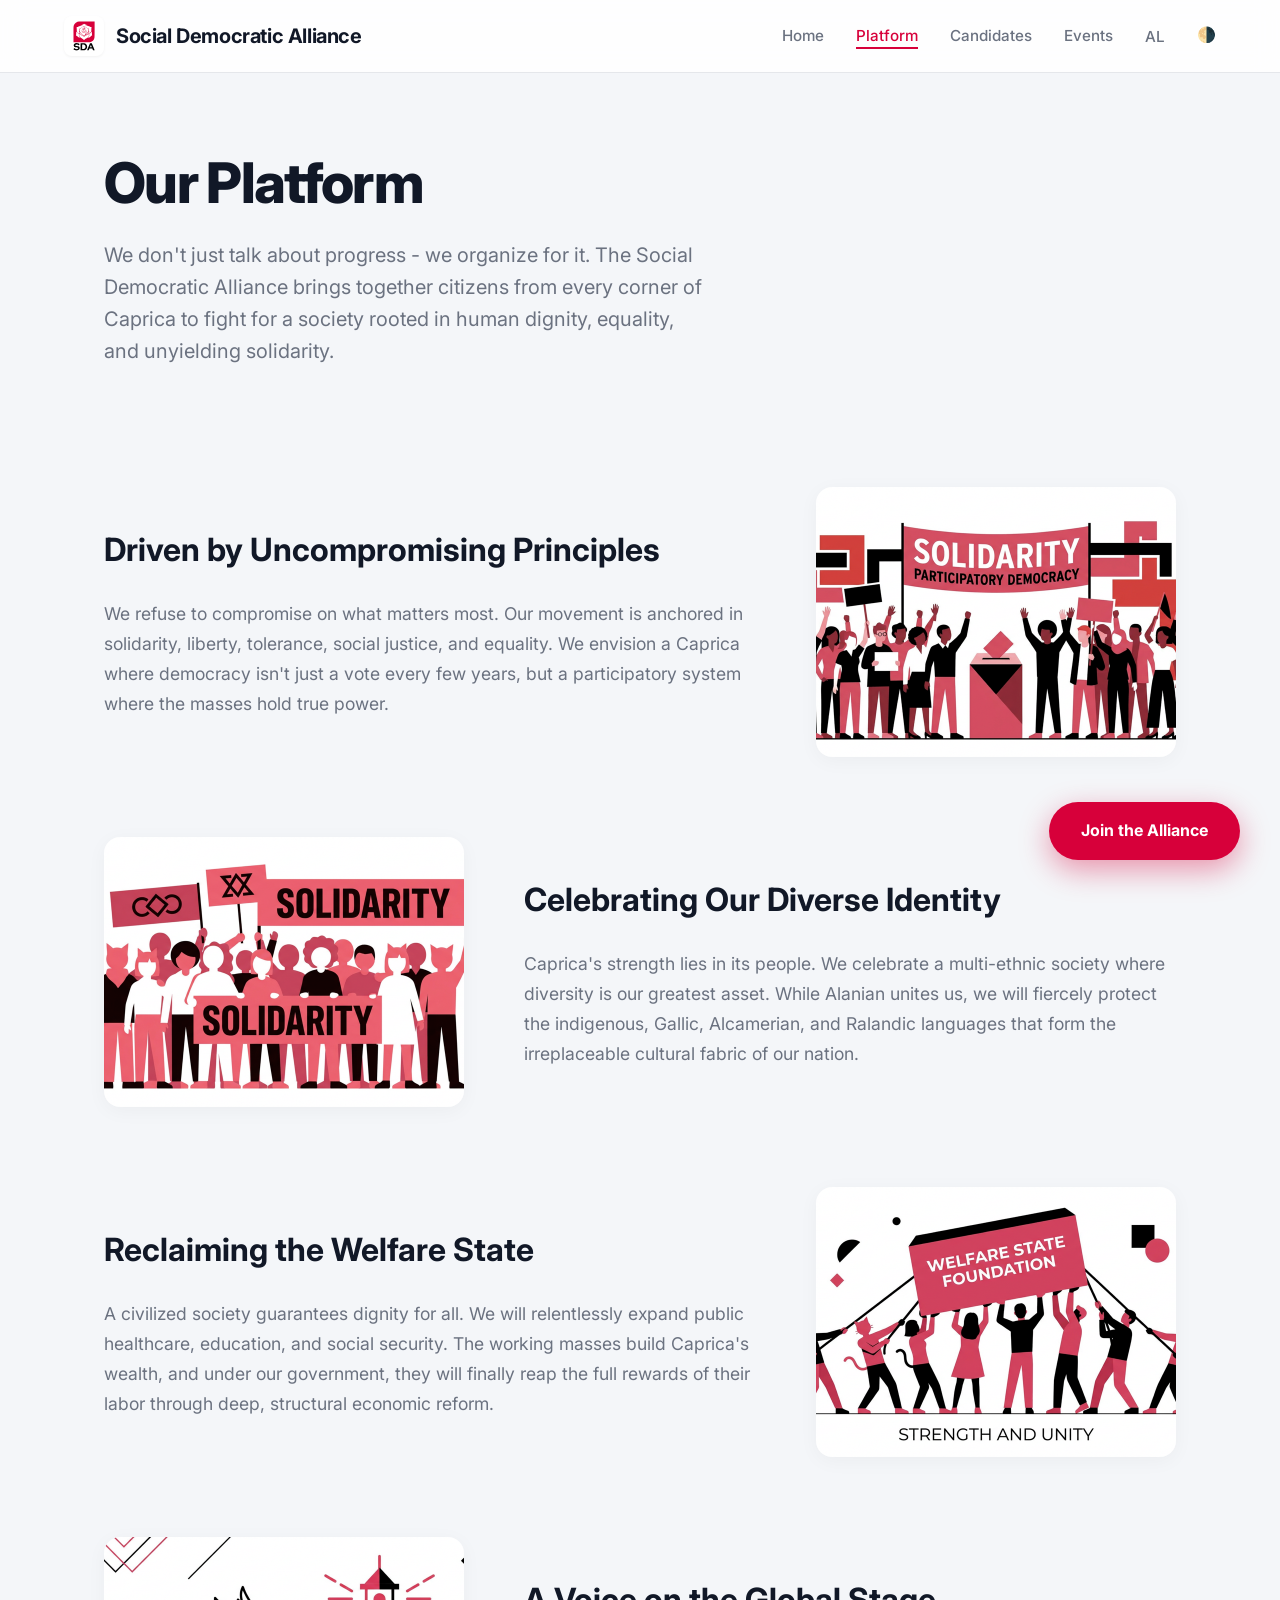
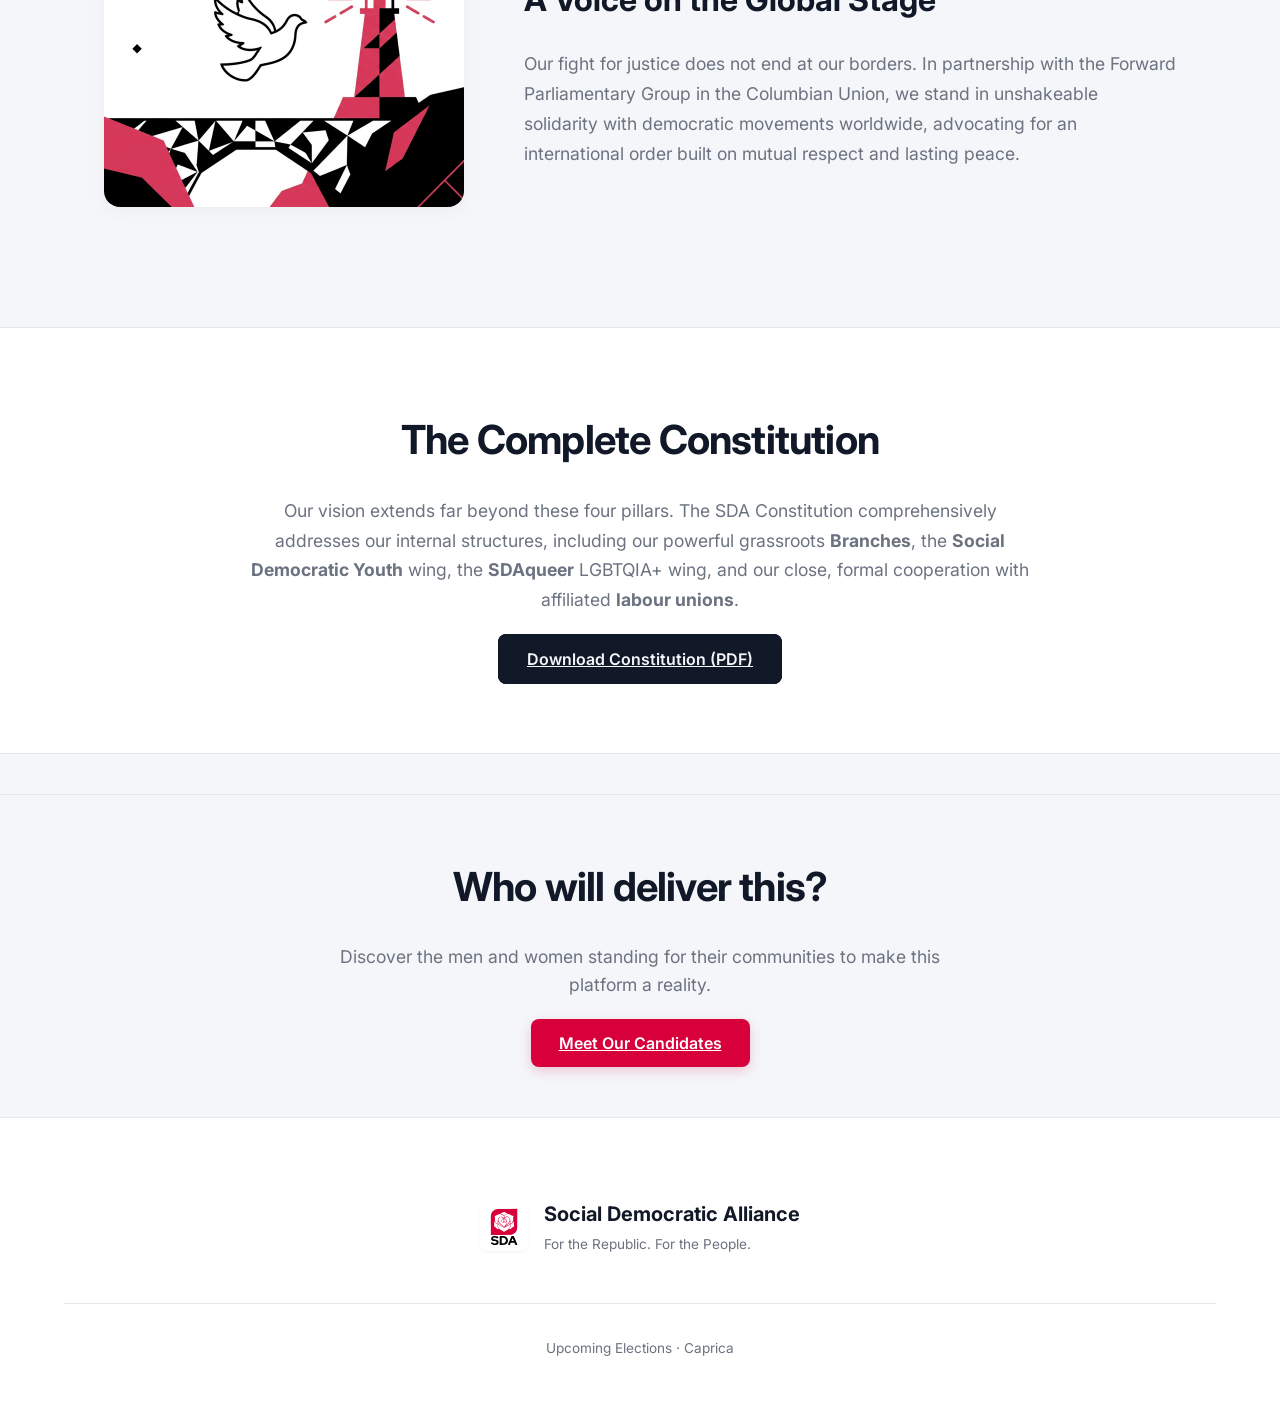
<file: platform.html>
<!DOCTYPE html>
<html lang="en">

<head>
  <meta charset="UTF-8" />
  <meta name="viewport" content="width=device-width, initial-scale=1.0" />
  <title>Social Democratic Alliance - For the Republic</title>
  <link
    href="https://fonts.googleapis.com/css2?family=Playfair+Display:wght@400;600;700;900&family=Inter:wght@300;400;500;600&display=swap"
    rel="stylesheet" />
    <link rel="stylesheet" href="style.css?v=1.4">

  <script>
    const savedTheme = localStorage.getItem('theme');
    const systemPrefersDark = window.matchMedia && window.matchMedia('(prefers-color-scheme: dark)').matches;
    if (savedTheme === 'dark' || (!savedTheme && systemPrefersDark)) {
      document.documentElement.classList.add('dark-theme');
    }
  </script>
  <script src="translations.js?v=1.2" defer></script>
  <link rel="icon" type="image/png" href="favicon.png">
  <meta property="og:title" content="Social Democratic Alliance - Platform">
  <meta property="og:description" content="For the Republic. For the People.">
  <meta property="og:image" content="https://uumeet-zade.github.io/sdapage/link_preview.png">
  <meta property="og:type" content="website">
  <meta name="twitter:card" content="summary_large_image">
  <meta name="twitter:title" content="Social Democratic Alliance - Platform">
  <meta name="twitter:description" content="For the Republic. For the People.">
  <meta name="twitter:image" content="https://uumeet-zade.github.io/sdapage/link_preview.png">
</head>
<body>
  <nav>
    <a href="index.html" class="nav-brand" style="text-decoration: none; color: inherit;">
      <img class="nav-logo"
        src="SDAlogo.svg"
        alt="Social Democratic Alliance Logo" />
      <span class="nav-name" data-i18n="nav-brand-name">Social Democratic Alliance</span>
      
    </a>
    <ul class="nav-links">
      <li><a href="index.html">Home</a></li>
      <li><a href="platform.html" class="active">Platform</a></li>
      <li><a href="candidates.html">Candidates</a></li>
      <li><a href="events.html">Events</a></li>
      <li class="lang-switcher">
        <button class="lang-toggle" aria-label="Change Language">
          <span class="lang-current">AL</span>
        </button>
        <div class="lang-dropdown">
          <button class="lang-option active" data-lang="al">Alanian</button>
          <button class="lang-option" data-lang="ga">Gallic</button>
          <button class="lang-option" data-lang="ac">Alcamerian</button>
          <button class="lang-option" data-lang="ra">Rälandic</button>
          <button class="lang-option" data-lang="my">Myrati</button>
          <button class="lang-option" data-lang="au">Austrumish</button>
          <button class="lang-option" data-lang="le">Leislandic</button>
        </div>
      </li>
      <li><a href="#" class="theme-toggle" onclick="toggleTheme(event)" title="Toggle Night Mode">🌗</a></li>
    </ul>
  </nav>
  
  <div class="page-header" style="margin-top: 73px;">
    <h1 data-i18n="plat-title">Our Platform</h1>
    <p data-i18n="plat-desc">We don\'t just talk about progress - we organize for it. The Social Democratic Alliance brings together citizens from every corner of Caprica to fight for a society rooted in human dignity, equality, and unyielding solidarity.</p>
  </div>
  
      <div class="platform-zigzag">
    <div class="zigzag-row">
      <div class="zigzag-content">
        <div class="zigzag-title" data-i18n="zig-title-1">Driven by Uncompromising Principles</div>
        <p class="zigzag-desc" data-i18n="zig-desc-0">We refuse to compromise on what matters most. Our movement is anchored in solidarity, liberty, tolerance, social justice, and equality. We envision a Caprica where democracy isn\'t just a vote every few years, but a participatory system where the masses hold true power.</p>
      </div>
      <img class="zigzag-image" src="banners/UnityAndSolidarity.png" alt="Unity & Solidarity">
    </div>

    <div class="zigzag-row">
      <div class="zigzag-content">
        <div class="zigzag-title" data-i18n="zig-title-2">Celebrating Our Diverse Identity</div>
        <p class="zigzag-desc" data-i18n="zig-desc-1">Caprica\'s strength lies in its people. We celebrate a multi-ethnic society where diversity is our greatest asset. While Alanian unites us, we will fiercely protect the indigenous, Gallic, Alcamerian, and Ralandic languages that form the irreplaceable cultural fabric of our nation.</p>
      </div>
      <img class="zigzag-image" src="banners/DiversityAndCulture.png" alt="Diversity & Culture">
    </div>

    <div class="zigzag-row">
      <div class="zigzag-content">
        <div class="zigzag-title" data-i18n="zig-title-3">Reclaiming the Welfare State</div>
        <p class="zigzag-desc" data-i18n="zig-desc-3">A civilized society guarantees dignity for all. We will relentlessly expand public healthcare, education, and social security. The working masses build Caprica\'s wealth, and under our government, they will finally reap the full rewards of their labor through deep, structural economic reform.</p>
      </div>
      <img class="zigzag-image" src="banners/WorkingMassesAndHousing.png" alt="Working Masses & Housing">
    </div>

    <div class="zigzag-row">
      <div class="zigzag-content">
        <div class="zigzag-title" data-i18n="zig-title-0">A Voice on the Global Stage</div>
        <p class="zigzag-desc" data-i18n="zig-desc-2">Our fight for justice does not end at our borders. In partnership with the Forward Parliamentary Group in the Columbian Union, we stand in unshakeable solidarity with democratic movements worldwide, advocating for an international order built on mutual respect and lasting peace.</p>
      </div>
      <img class="zigzag-image" src="banners/ColumbianUnionAndPeace.png" alt="Columbian Union & Peace">
    </div>
  </div>
  
  <section class="pillars" style="text-align: center; padding: 80px 5%; background: var(--bg-surface); margin-top: 40px; border-top: 1px solid var(--border-color); border-bottom: 1px solid var(--border-color);">
    <h2 class="section-title" style="margin-bottom: 24px;" data-i18n="const-title">The Complete Constitution</h2>
    <p style="font-size: 1.1rem; color: var(--text-muted); max-width: 800px; margin: 0 auto 32px; line-height: 1.7;">
      <span data-i18n="const-text-1">Our vision extends far beyond these four pillars. The SDA Constitution comprehensively addresses our internal structures, including our powerful grassroots</span> <strong><span data-i18n="const-text-2">Branches</span></strong><span data-i18n="const-text-3">, the</span> <strong><span data-i18n="const-text-4">Social Democratic Youth</span></strong> <span data-i18n="const-text-5">wing, the</span> <strong><span data-i18n="const-text-6">SDAqueer</span></strong> <span data-i18n="const-text-7">LGBTQIA+ wing, and our close, formal cooperation with affiliated</span> <strong><span data-i18n="const-text-8">labour unions</span></strong>.
    </p>
    <a href="#" class="btn-outline" data-i18n="const-btn">Download Constitution (PDF)</a>
  </section>

  <section class="pillars" style="text-align: center; padding: 60px 5%; background: var(--bg-body); margin-top: 40px;">
    <h2 class="section-title" style="margin-bottom: 24px;" data-i18n="deliv-title">Who will deliver this?</h2>
    <p style="font-size: 1.1rem; color: var(--text-muted); max-width: 600px; margin: 0 auto 32px;" data-i18n="deliv-desc">Discover the men and women standing for their communities to make this platform a reality.</p>
    <a href="candidates.html" class="btn-primary" data-i18n="deliv-btn">Meet Our Candidates</a>
  </section>

  <footer>

      <div class="footer-brand">
        <img
          src="SDAlogo.svg"
          alt="Social Democratic Alliance" />
        <div class="footer-brand-text">
          <div class="footer-name" data-i18n="footer-name">Social Democratic Alliance</div>
          <div class="footer-motto" data-i18n="footer-motto">For the Republic. For the People.</div>
        </div>
      </div>
      <div class="footer-copy" data-i18n="footer-copy">
        Upcoming Elections · Caprica<br />
        Social Democratic Alliance
      </div>
    </footer>
  <a href="#" class="floating-cta" data-i18n="floating-cta">Join the Alliance</a>

  <script>
    function toggleTheme(e) {
      if (e) e.preventDefault();
      const html = document.documentElement;
      if (html.classList.contains('dark-theme')) {
        html.classList.remove('dark-theme');
        localStorage.setItem('theme', 'light');
      } else {
        html.classList.add('dark-theme');
        localStorage.setItem('theme', 'dark');
      }
    }
  </script>
</body>
</html>
</file>
<file: style.css>
*,
    *::before,
    *::after {
      box-sizing: border-box;
      margin: 0;
      padding: 0;
    }

    :root {
      --primary: #D7003A; /* Rose Red */
      --primary-hover: #b0002f;
      --primary-light: #fef0f3;
      --text-main: #111827;
      --text-muted: #6B7280;
      --bg-body: #F4F6F9;
      --bg-surface: #FFFFFF;
      --border-color: #E5E7EB;
      --radius-sm: 8px;
      --radius-md: 12px;
      --radius-lg: 16px;
      --shadow-sm: 0 1px 3px rgba(0,0,0,0.05);
      --shadow-md: 0 4px 20px rgba(0,0,0,0.04);
      --shadow-hover: 0 10px 30px rgba(0,0,0,0.08);
      --transition: all 0.3s cubic-bezier(0.4, 0, 0.2, 1);
    }

    html {
      scroll-behavior: smooth;
    }

    body {
      font-family: 'Inter', sans-serif;
      background: var(--bg-body);
      color: var(--text-main);
      min-height: 100vh;
      line-height: 1.6;
      -webkit-font-smoothing: antialiased;
    }

    /* NAV (Glassmorphism) */
    nav {
      position: fixed;
      top: 0;
      left: 0;
      right: 0;
      z-index: 100;
      background: rgba(255, 255, 255, 0.85);
      backdrop-filter: blur(12px);
      -webkit-backdrop-filter: blur(12px);
      border-bottom: 1px solid var(--border-color);
      padding: 16px 5%;
      display: flex;
      justify-content: space-between;
      align-items: center;
      transition: var(--transition);
    }

    .nav-brand {
      display: flex;
      align-items: center;
      gap: 12px;
      cursor: pointer;
    }

    .nav-logo {
      width: 40px;
      height: 40px;
      object-fit: contain;
      background-color: white;
      border-radius: var(--radius-sm);
      padding: 4px;
      box-shadow: var(--shadow-sm);
    }

    .nav-name {
      font-size: 1.25rem;
      font-weight: 700;
      color: var(--text-main);
      letter-spacing: -0.02em;
    }

    .nav-links {
      display: flex;
      gap: 32px;
      list-style: none;
    }

    .nav-links a {
      text-decoration: none;
      color: var(--text-muted);
      font-size: 0.95rem;
      font-weight: 500;
      transition: var(--transition);
      position: relative;
    }

    .nav-links a:hover,
    .nav-links a.active {
      color: var(--primary);
    }

    .nav-links a::after {
      content: '';
      position: absolute;
      left: 0;
      bottom: -4px;
      width: 100%;
      height: 2px;
      background: var(--primary);
      transform: scaleX(0);
      transform-origin: right;
      transition: transform 0.3s ease;
    }

    .nav-links a:hover::after,
    .nav-links a.active::after {
      transform: scaleX(1);
      transform-origin: left;
    }

    /* LANG SWITCHER */
    .lang-switcher {
      position: relative;
      display: flex;
      align-items: center;
      cursor: pointer;
    }

    .lang-toggle {
      background: none;
      border: none;
      font-size: 0.95rem;
      cursor: pointer;
      color: var(--text-muted);
      display: flex;
      align-items: center;
      gap: 6px;
      padding: 0;
      border-radius: 0;
      transition: var(--transition);
      font-weight: 500;
      font-family: inherit;
      position: relative;
    }

    .lang-toggle:hover,
    .lang-switcher:hover .lang-toggle {
      background: none;
      color: var(--primary);
    }

    .lang-toggle::after {
      content: '';
      position: absolute;
      left: 0;
      bottom: -4px;
      width: 100%;
      height: 2px;
      background: var(--primary);
      transform: scaleX(0);
      transform-origin: right;
      transition: transform 0.3s ease;
    }

    .lang-toggle:hover::after,
    .lang-switcher:hover .lang-toggle::after {
      transform: scaleX(1);
      transform-origin: left;
    }

    .lang-dropdown {
      position: absolute;
      top: 150%;
      right: 0;
      background: rgba(255, 255, 255, 0.95);
      backdrop-filter: blur(12px);
      -webkit-backdrop-filter: blur(12px);
      border: 1px solid var(--border-color);
      border-radius: 0;
      box-shadow: var(--shadow-md);
      min-width: 180px;
      opacity: 0;
      visibility: hidden;
      transform: translateY(-10px);
      transition: var(--transition);
      z-index: 200;
      overflow: hidden;
    }

    .lang-switcher:hover .lang-dropdown,
    .lang-switcher:focus-within .lang-dropdown {
      opacity: 1;
      visibility: visible;
      transform: translateY(0);
    }

    .lang-option {
      display: flex;
      align-items: center;
      gap: 12px;
      padding: 12px 16px;
      width: 100%;
      background: none;
      border: none;
      text-align: left;
      font-size: 0.95rem;
      font-weight: 500;
      color: var(--text-main);
      cursor: pointer;
      transition: var(--transition);
      font-family: inherit;
    }

    .lang-option:hover {
      background: var(--primary-light);
      color: var(--primary);
    }

    .lang-option.active {
      color: var(--primary);
      background: rgba(215, 0, 58, 0.05);
      font-weight: 700;
    }

    /* PAGES */
    .page {
      padding-top: 100px; /* offset for fixed nav */
    }

    

    

    /* HERO */
    .hero {
      padding: 120px 5% 80px;
      max-width: 1200px;
      margin: 0 auto;
      text-align: center;
    }

    .hero-eyebrow {
      display: inline-block;
      font-size: 0.85rem;
      font-weight: 600;
      color: var(--primary);
      text-transform: uppercase;
      letter-spacing: 0.05em;
      margin-bottom: 24px;
      background: var(--primary-light);
      padding: 6px 16px;
      border-radius: 20px;
    }

    .hero-headline {
      font-size: 4.5rem;
      font-weight: 800;
      line-height: 1.1;
      letter-spacing: -0.03em;
      margin-bottom: 32px;
      color: var(--text-main);
    }

    .hero-headline span {
      color: var(--primary);
    }

    .hero-sub {
      font-size: 1.25rem;
      color: var(--text-muted);
      max-width: 700px;
      margin: 0 auto 48px;
      line-height: 1.6;
    }

    .hero-actions {
      display: flex;
      gap: 16px;
      justify-content: center;
    }

    /* BUTTONS */
    .btn-primary,
    .btn-outline {
      padding: 14px 28px;
      font-size: 1rem;
      font-weight: 600;
      font-family: inherit;
      border-radius: var(--radius-sm);
      cursor: pointer;
      transition: var(--transition);
      border: none;
    }

    .btn-primary {
      background: var(--primary);
      color: white;
      box-shadow: 0 4px 12px rgba(215, 0, 58, 0.2);
    }

    .btn-primary:hover {
      background: var(--primary-hover);
      transform: translateY(-2px);
      box-shadow: 0 6px 16px rgba(215, 0, 58, 0.3);
    }

    .btn-outline {
      background: var(--text-main);
      color: var(--bg-body);
      border: 1px solid var(--text-main);
    }

    .btn-outline:hover {
      background: transparent;
      color: var(--text-main);
      border-color: var(--text-main);
      transform: translateY(-2px);
    }

    /* SECTION HEADERS */
    .section-label {
      font-size: 0.85rem;
      font-weight: 600;
      color: var(--primary);
      text-transform: uppercase;
      letter-spacing: 0.05em;
      margin-bottom: 12px;
    }

    .section-title {
      font-size: 2.5rem;
      font-weight: 700;
      letter-spacing: -0.02em;
      margin-bottom: 48px;
    }

    /* PILLARS */
    .pillars {
      padding: 80px 5%;
      background: var(--bg-surface);
      border-top: 1px solid var(--border-color);
    }

    .pillars-grid {
      display: grid;
      grid-template-columns: repeat(auto-fit, minmax(300px, 1fr));
      gap: 32px;
      max-width: 1200px;
      margin: 0 auto;
    }

    .pillar {
      background: var(--bg-body);
      padding: 40px;
      border-radius: var(--radius-md);
      transition: var(--transition);
      border: 1px solid transparent;
    }

    .pillar:hover {
      transform: translateY(-5px);
      box-shadow: var(--shadow-md);
      background: var(--bg-surface);
      border-color: var(--border-color);
    }

    .pillar-icon {
      width: 48px;
      height: 48px;
      background: var(--primary-light);
      border-radius: var(--radius-sm);
      display: flex;
      align-items: center;
      justify-content: center;
      margin-bottom: 24px;
    }
    
    .pillar-icon svg {
      fill: var(--primary);
    }

    .pillar-title {
      font-size: 1.25rem;
      font-weight: 700;
      margin-bottom: 16px;
    }

    .pillar-desc {
      color: var(--text-muted);
      font-size: 0.95rem;
    }



    .pillar-text {
      color: var(--text-muted);
      font-size: 0.95rem;
      line-height: 1.6;
    }

    /* CRISIS BANNER */
    .crisis-banner {
      background: var(--primary);
      position: relative;
      overflow: hidden;
      padding: 100px 5%;
      display: grid;
      grid-template-columns: 1fr 1fr;
      gap: 6rem;
      align-items: center;
    }

    .crisis-banner > div:not(.rose-scatter) {
      max-width: 600px;
      justify-self: end;
    }
    
    .crisis-banner > div:nth-child(2) {
      justify-self: start;
    }

    .crisis-banner h2 {
      font-size: 2.5rem;
      font-weight: 700;
      color: white;
      line-height: 1.25;
      letter-spacing: -0.02em;
      margin-bottom: 24px;
    }

    .crisis-banner p {
      color: rgba(255, 255, 255, 0.9);
      line-height: 1.75;
      font-size: 1rem;
    }

    .crisis-stats {
      display: grid;
      grid-template-columns: 1fr 1fr;
      gap: 2rem;
    }

    .stat {
      border-left: 4px solid rgba(255, 255, 255, 0.3);
      padding-left: 1.5rem;
    }

    .stat-number {
      font-size: 3rem;
      font-weight: 800;
      color: white;
      line-height: 1;
      margin-bottom: 0.75rem;
    }

    .stat-label {
      font-size: 0.85rem;
      color: rgba(255, 255, 255, 0.85);
      line-height: 1.5;
      font-weight: 500;
    }

    /* NEWS */
    .news-section {
      padding: 80px 5%;
      max-width: 1200px;
      margin: 0 auto;
    }

    .news-grid {
      display: grid;
      grid-template-columns: repeat(auto-fit, minmax(320px, 1fr));
      gap: 32px;
    }

    .news-card {
      background: var(--bg-surface);
      border-radius: var(--radius-md);
      padding: 32px;
      border: 1px solid var(--border-color);
      transition: var(--transition);
      display: flex;
      flex-direction: column;
    }

    .news-card:hover {
      transform: translateY(-5px);
      box-shadow: var(--shadow-hover);
      border-color: transparent;
    }

    .news-date {
      font-size: 0.85rem;
      color: var(--primary);
      font-weight: 600;
      margin-bottom: 12px;
    }

    .news-title {
      font-size: 1.35rem;
      font-weight: 700;
      margin-bottom: 16px;
      line-height: 1.3;
    }

    .news-excerpt {
      color: var(--text-muted);
      font-size: 0.95rem;
      margin-bottom: 24px;
      flex-grow: 1;
    }

    .news-link {
      font-weight: 600;
      color: var(--text-main);
      text-decoration: none;
      display: flex;
      align-items: center;
      gap: 8px;
      transition: var(--transition);
    }

    .news-link:hover {
      color: var(--primary);
      gap: 12px;
    }

    /* PAGE HEADERS (for candidates/events) */
    .page-header {
      padding: 80px 5% 40px;
      max-width: 1200px;
      margin: 0 auto;
    }

    .page-header h1 {
      font-size: 3.5rem;
      font-weight: 800;
      letter-spacing: -0.03em;
      margin-bottom: 24px;
      line-height: 1.1;
    }

    .page-header p {
      font-size: 1.25rem;
      color: var(--text-muted);
      max-width: 600px;
    }

    /* CANDIDATES */
    .candidates-section {
      padding: 40px 5% 80px;
      max-width: 1200px;
      margin: 0 auto;
    }

    .candidates-category {
      margin-bottom: 64px;
    }

    .category-label {
      font-size: 1.5rem;
      font-weight: 700;
      margin-bottom: 32px;
      padding-bottom: 16px;
      border-bottom: 2px solid var(--border-color);
      color: var(--text-main);
    }

    .candidates-grid {
      display: grid;
      grid-template-columns: repeat(auto-fit, minmax(280px, 1fr));
      gap: 32px;
    }

    .candidate-card {
      background: var(--bg-surface);
      border-radius: var(--radius-md);
      padding: 32px;
      border: 1px solid var(--border-color);
      transition: var(--transition);
      position: relative;
      overflow: hidden;
      cursor: pointer;
    }
    
    .candidate-card::before {
      content: '';
      position: absolute;
      top: 0;
      left: 0;
      right: 0;
      height: 4px;
      background: var(--border-color);
      transition: var(--transition);
    }

    .candidate-card:hover {
      box-shadow: var(--shadow-hover);
      border-color: var(--primary-light);
    }
    
    .candidate-card:hover::before {
      background: var(--primary);
    }

    .candidate-initials {
      width: 56px;
      height: 56px;
      background: var(--bg-body);
      border-radius: 50%;
      display: flex;
      align-items: center;
      justify-content: center;
      font-weight: 700;
      font-size: 1.25rem;
      color: var(--text-main);
      margin-bottom: 24px;
      transition: var(--transition);
    }
    
    .candidate-card:hover .candidate-initials {
      background: var(--primary-light);
      color: var(--primary);
    }

    .candidate-image {
      width: 56px;
      height: 56px;
      border-radius: 50%;
      object-fit: cover;
      margin-bottom: 24px;
      border: 2px solid var(--border-color);
      transition: var(--transition);
      background-color: white;
    }

    .candidate-card:hover .candidate-image {
      border-color: var(--primary);
      transform: scale(1.05);
    }

    .candidate-name {
      font-size: 1.25rem;
      font-weight: 700;
      margin-bottom: 4px;
    }

    .candidate-role {
      font-size: 0.9rem;
      font-weight: 600;
      color: var(--primary);
      margin-bottom: 12px;
    }

    .candidate-constituency {
      font-size: 0.85rem;
      color: var(--text-muted);
      margin-bottom: 20px;
      display: flex;
      align-items: center;
      gap: 6px;
    }

    .candidate-bio {
      font-size: 0.95rem;
      color: var(--text-muted);
      line-height: 1.5;
    }

    /* EVENTS */
    .events-section {
      padding: 40px 5% 80px;
      max-width: 1000px;
      margin: 0 auto;
    }

    .event-filters {
      display: flex;
      flex-wrap: wrap;
      gap: 12px;
      margin-bottom: 32px;
      justify-content: center;
    }

    .filter-btn {
      padding: 10px 20px;
      font-size: 0.95rem;
      font-weight: 600;
      font-family: inherit;
      border-radius: var(--radius-sm);
      cursor: pointer;
      transition: var(--transition);
      background: transparent;
      color: var(--text-main);
      border: 1px solid var(--border-color);
    }

    .filter-btn:hover {
      border-color: var(--text-main);
      transform: translateY(-2px);
    }

    .filter-btn.active {
      background: var(--text-main);
      color: var(--bg-body);
      border-color: var(--text-main);
    }

    html.dark-theme .filter-btn.active {
      background: var(--text-main);
      color: var(--bg-body);
    }

    .events-list {
      display: flex;
      flex-direction: column;
      gap: 24px;
    }

    .event-card {
      background: var(--bg-surface);
      border-radius: var(--radius-md);
      border: 1px solid var(--border-color);
      display: flex;
      overflow: hidden;
      transition: var(--transition);
    }
    
    .event-card:hover {
      transform: translateY(-4px) scale(1.01);
      box-shadow: var(--shadow-hover);
      border-color: transparent;
    }

    .event-date {
      background: var(--bg-body);
      padding: 32px 24px;
      display: flex;
      flex-direction: column;
      align-items: center;
      justify-content: center;
      min-width: 120px;
      border-right: 1px solid var(--border-color);
      transition: var(--transition);
    }
    
    .event-card:hover .event-date {
      background: var(--primary);
      border-color: transparent;
    }

    .event-date-month {
      font-size: 0.85rem;
      font-weight: 700;
      text-transform: uppercase;
      letter-spacing: 0.1em;
      color: var(--text-muted);
      transition: var(--transition);
    }

    .event-date-day {
      font-size: 2.5rem;
      font-weight: 800;
      line-height: 1;
      color: var(--text-main);
      transition: var(--transition);
    }
    
    .event-card:hover .event-date-month,
    .event-card:hover .event-date-day {
      color: white;
    }

    .event-details {
      padding: 32px;
      flex-grow: 1;
    }

    .event-title {
      font-size: 1.35rem;
      font-weight: 700;
      margin-bottom: 12px;
    }

    .event-location,
    .event-time {
      font-size: 0.9rem;
      color: var(--text-muted);
      margin-bottom: 8px;
      display: flex;
      align-items: center;
      gap: 8px;
    }

    .event-desc {
      margin-top: 16px;
      font-size: 0.95rem;
      color: var(--text-main);
    }

    .event-action {
      padding: 32px;
      display: flex;
      align-items: center;
      justify-content: center;
      border-left: 1px solid var(--border-color);
    }

    /* FOOTER */
    footer {
      background: var(--bg-surface);
      border-top: 1px solid var(--border-color);
      padding: 80px 5% 40px;
    }

    .footer-brand {
      display: flex;
      align-items: center;
      gap: 16px;
      margin-bottom: 48px;
      justify-content: center;
    }

    .footer-brand img {
      width: 48px;
      height: 48px;
      object-fit: contain;
      background-color: white;
      border-radius: var(--radius-sm);
      padding: 4px;
      box-shadow: var(--shadow-sm);
    }

    .footer-brand-text {
      text-align: left;
    }

    .footer-name {
      font-size: 1.25rem;
      font-weight: 700;
      color: var(--text-main);
      margin-bottom: 4px;
    }

    .footer-motto {
      font-size: 0.85rem;
      color: var(--text-muted);
    }

    .footer-copy {
      text-align: center;
      font-size: 0.85rem;
      color: var(--text-muted);
      border-top: 1px solid var(--border-color);
      padding-top: 32px;
      line-height: 1.8;
    }

    /* RESPONSIVE */
    @media (max-width: 768px) {
      .crisis-banner {
        padding: 4rem 5%;
        grid-template-columns: 1fr;
        gap: 3rem;
      }
      .crisis-banner > div:not(.rose-scatter) {
        justify-self: start;
      }

      .hero {
        padding: 100px 5% 60px;
      }
      .hero-headline {
        font-size: 3rem;
      }
      .nav-links {
        display: none; /* simple mobile hide for now */
      }
      .event-card {
        flex-direction: column;
      }
      .event-date {
        padding: 16px;
        border-right: none;
        border-bottom: 1px solid var(--border-color);
        flex-direction: row;
        gap: 12px;
        align-items: baseline;
      }
      .event-action {
        border-left: none;
        border-top: 1px solid var(--border-color);
        padding: 24px;
      }
      .page-header h1 {
        font-size: 2.5rem;
      }
    }
  
    /* FLOATING CTA */
    .floating-cta {
      position: fixed;
      bottom: 40px;
      right: 40px;
      z-index: 1000;
      background: var(--primary);
      color: white;
      padding: 16px 32px;
      border-radius: 50px;
      font-weight: 700;
      text-decoration: none;
      box-shadow: 0 10px 30px rgba(215, 0, 58, 0.4);
      transition: var(--transition);
      display: flex;
      align-items: center;
      gap: 12px;
    }
    .floating-cta:hover {
      transform: translateY(-5px) scale(1.05);
      background: var(--primary-hover);
      box-shadow: 0 15px 40px rgba(215, 0, 58, 0.5);
    }

    /* MARQUEE */
    .marquee-container {
      background: var(--text-main);
      color: var(--bg-body);
      padding: 12px 0;
      overflow: hidden;
      white-space: nowrap;
      display: flex;
      position: relative;
      margin-top: 73px; /* Account for fixed nav */
    }
    .marquee-content {
      display: flex;
      flex-shrink: 0;
      animation: marquee 200s linear infinite;
      font-weight: 600;
      letter-spacing: 0.1em;
      text-transform: uppercase;
      font-size: 0.85rem;
    }
    .marquee-content span {
      padding-right: 8px; /* space before loop restarts */
    }
    @keyframes marquee {
      0%   { transform: translateX(0); }
      100% { transform: translateX(-100%); }
    }

    /* ZIGZAG PLATFORM */
    .platform-zigzag {
      display: flex;
      flex-direction: column;
      gap: 80px;
      padding: 80px 5%;
      max-width: 1200px;
      margin: 0 auto;
    }
    .zigzag-row {
      display: flex;
      align-items: center;
      gap: 60px;
    }
    .zigzag-row:nth-child(even) {
      flex-direction: row-reverse;
    }
    .zigzag-image {
      flex: 0 0 auto;
      width: 100%;
      max-width: 360px;
      aspect-ratio: 4/3;
      border-radius: var(--radius-lg);
      object-fit: cover;
      box-shadow: var(--shadow-md);
    }
    .zigzag-image-placeholder {
      width: 100%;
      max-width: 360px;
      aspect-ratio: 4/3;
      background-color: var(--bg-surface);
      border: 2px dashed #9CA3AF;
      border-radius: var(--radius-lg);
      display: flex;
      align-items: center;
      justify-content: center;
      color: var(--text-muted);
      font-size: 0.9rem;
      font-weight: 500;
      text-align: center;
      padding: 24px;
    }
    .zigzag-content {
      flex: 1;
    }
    .zigzag-title {
      font-size: 2rem;
      font-weight: 700;
      margin-bottom: 24px;
      color: var(--text-main);
    }
    .zigzag-desc {
      font-size: 1.1rem;
      color: var(--text-muted);
      line-height: 1.7;
    }
    @media (max-width: 768px) {
      .zigzag-row, .zigzag-row:nth-child(even) {
        flex-direction: column;
        gap: 32px;
      }
    }

    /* FEATURED CANDIDATES */
    .featured-candidates {
      display: flex;
      flex-direction: column;
      gap: 32px;
      margin-bottom: 24px;
    }
    .featured-candidate-card {
      background: var(--card-bg);
      border-radius: var(--radius-md);
      padding: 32px;
      box-shadow: var(--shadow-sm);
      display: flex;
      gap: 32px;
      align-items: center;
      transition: var(--transition);
      cursor: pointer;
    }
    .featured-candidate-card:hover {
      transform: translateY(-4px);
      box-shadow: var(--shadow-md);
      border-left: 4px solid var(--primary);
    }
    .featured-candidate-card .candidate-image,
    .featured-candidate-card .candidate-initials {
      width: 140px;
      height: 140px;
      border-radius: 50%;
      flex-shrink: 0;
      object-fit: cover;
      margin-bottom: 0;
      border: 3px solid var(--bg-body);
      box-shadow: var(--shadow-sm);
      display: flex;
      align-items: center;
      justify-content: center;
      background: var(--surface-bg);
      color: var(--text-main);
      font-size: 2rem;
      font-weight: 700;
      font-family: 'Playfair Display', serif;
    }
    .featured-candidate-card .candidate-details {
      flex: 1;
    }
    .featured-candidate-card .candidate-name {
      font-family: 'Playfair Display', serif;
      font-size: 1.8rem;
      font-weight: 700;
      color: var(--text-main);
      margin-bottom: 8px;
    }
    .featured-candidate-card .candidate-role {
      font-size: 1.1rem;
      color: var(--primary);
      font-weight: 600;
      margin-bottom: 4px;
    }
    .featured-candidate-card .candidate-constituency {
      font-size: 0.95rem;
      color: var(--text-muted);
      margin-bottom: 16px;
    }
    .featured-candidate-card .candidate-bio {
      font-size: 1.05rem;
      color: var(--text-muted);
      line-height: 1.6;
    }
    @media (max-width: 768px) {
      .featured-candidate-card {
        flex-direction: column;
        text-align: center;
        padding: 24px;
        gap: 16px;
      }
    }

    /* MASONRY CANDIDATES */
    .masonry-candidates {
      display: grid;
      grid-template-columns: repeat(3, 1fr);
      gap: 32px;
      padding: 0;
    }
    .masonry-candidates .candidate-card {
      margin-bottom: 0;
      width: 100%;
    }
    @media (max-width: 1024px) {
      .masonry-candidates { grid-template-columns: repeat(2, 1fr); }
    }
    @media (max-width: 768px) {
      .masonry-candidates { grid-template-columns: 1fr; }
    }

    /* DARK THEME */
    html.dark-theme {
      --text-main: #E0E0E0;
      --text-muted: #9E9E9E;
      --bg-body: #121212;
      --bg-surface: #1E1E1E;
      --border-color: #333333;
      --shadow-sm: 0 1px 3px rgba(0,0,0,0.3);
      --shadow-md: 0 4px 20px rgba(0,0,0,0.4);
      --shadow-hover: 0 10px 30px rgba(0,0,0,0.5);
    }
    
    html.dark-theme nav {
      background: rgba(30, 30, 30, 0.85);
      border-bottom: 1px solid var(--border-color);
    }

    html.dark-theme .lang-dropdown {
      background: rgba(30, 30, 30, 0.95);
    }
    
    html.dark-theme .lang-toggle:hover,
    html.dark-theme .lang-option:hover {
      background: rgba(255, 255, 255, 0.1);
    }
    
    html.dark-theme .lang-option.active {
      background: rgba(215, 0, 58, 0.15);
    }
    
    .theme-toggle {
      font-size: 1.25rem;
      cursor: pointer;
      text-decoration: none;
      display: flex;
      align-items: center;
      justify-content: center;
      transition: transform 0.3s ease;
    }
    
    .theme-toggle:hover {
      transform: scale(1.1);
    }

    /* ROSE SCATTER WATERMARKS */
    .rose-scatter {
      position: absolute;
      top: 0; 
      left: 50%;
      transform: translateX(-50%);
      width: 100vw; 
      height: 100%;
      pointer-events: none;
      z-index: 0;
    }
    .scatter-rose {
      position: absolute;
      opacity: 0.25;
      mix-blend-mode: color-burn;
      min-width: 60px;
      max-width: 250px;
    }
    .scatter-rose.r1 {
      width: 7.7vw; top: 34.8%; left: 71.1%; transform: rotate(-29.6deg);
    }
    .scatter-rose.r2 {
      width: 4.6vw; top: 44.8%; left: 17.7%; transform: rotate(-13.1deg);
    }
    .scatter-rose.r3 {
      width: 4.2vw; top: 8.0%; left: 10.9%; transform: rotate(-50.9deg);
    }
    .scatter-rose.r4 {
      width: 6.8vw; top: 84.4%; left: 29.9%; transform: rotate(-3.4deg);
    }
    .scatter-rose.r5 {
      width: 6.4vw; top: 19.0%; left: 1.4%; transform: rotate(87.4deg);
    }
    .scatter-rose.r6 {
      width: 6.0vw; top: -12.8%; left: 58.3%; transform: rotate(-6.9deg);
    }
    .scatter-rose.r7 {
      width: 9.4vw; top: 15.7%; left: 56.3%; transform: rotate(-61.6deg);
    }
    .scatter-rose.r8 {
      width: 10.1vw; top: -32.8%; left: 1.6%; transform: rotate(-33.9deg);
    }
    .scatter-rose.r9 {
      width: 8.3vw; top: -36.1%; left: 93.8%; transform: rotate(-79.0deg);
    }
    .scatter-rose.r10 {
      width: 11.8vw; top: -29.9%; left: 73.5%; transform: rotate(-52.0deg);
    }
    .scatter-rose.r11 {
      width: 9.5vw; top: 23.3%; left: 25.5%; transform: rotate(75.2deg);
    }
    .scatter-rose.r12 {
      width: 4.6vw; top: 19.7%; left: 38.4%; transform: rotate(47.6deg);
    }
    .scatter-rose.r13 {
      width: 11.6vw; top: 14.7%; left: 44.0%; transform: rotate(11.0deg);
    }
    .scatter-rose.r14 {
      width: 10.3vw; top: 94.8%; left: 71.6%; transform: rotate(89.5deg);
    }
    .scatter-rose.r15 {
      width: 7.5vw; top: 79.3%; left: 18.4%; transform: rotate(-26.3deg);
    }
    .scatter-rose.r16 {
      width: 5.2vw; top: 84.4%; left: 61.7%; transform: rotate(34.2deg);
    }
    .scatter-rose.r17 {
      width: 5.4vw; top: 97.6%; left: 37.1%; transform: rotate(37.4deg);
    }
    .scatter-rose.r18 {
      width: 8.9vw; top: -24.2%; left: 23.9%; transform: rotate(-5.2deg);
    }
    .scatter-rose.r19 {
      width: 5.6vw; top: 108.1%; left: -3.5%; transform: rotate(-7.9deg);
    }
    .scatter-rose.r20 {
      width: 4.4vw; top: -37.1%; left: 64.9%; transform: rotate(-64.1deg);
    }
    .scatter-rose.r21 {
      width: 4.0vw; top: 20.0%; left: 93.8%; transform: rotate(-57.0deg);
    }
    .scatter-rose.r22 {
      width: 5.6vw; top: -37.0%; left: 85.5%; transform: rotate(-50.8deg);
    }
    .scatter-rose.r23 {
      width: 10.1vw; top: 83.2%; left: 45.8%; transform: rotate(82.0deg);
    }
    .scatter-rose.r24 {
      width: 5.0vw; top: -31.9%; left: 45.3%; transform: rotate(43.8deg);
    }
    .scatter-rose.r25 {
      width: 6.4vw; top: 110.3%; left: 22.6%; transform: rotate(-82.1deg);
    }
    .scatter-rose.r26 {
      width: 4.1vw; top: 62.8%; left: 31.1%; transform: rotate(56.5deg);
    }
    .scatter-rose.r27 {
      width: 4.9vw; top: 0.1%; left: 18.2%; transform: rotate(-0.9deg);
    }
    .scatter-rose.r28 {
      width: 4.6vw; top: -30.0%; left: 15.3%; transform: rotate(-3.0deg);
    }
    .scatter-rose.r29 {
      width: 9.7vw; top: 19.1%; left: 80.8%; transform: rotate(-2.5deg);
    }
    .scatter-rose.r30 {
      width: 4.7vw; top: 105.6%; left: 61.1%; transform: rotate(-12.6deg);
    }
    .crisis-stats {
      position: relative;
      z-index: 2;
    }

    /* Modal Styles */
    .modal-backdrop {
      position: fixed;
      top: 0;
      left: 0;
      right: 0;
      bottom: 0;
      background: rgba(0, 0, 0, 0.5);
      backdrop-filter: blur(4px);
      -webkit-backdrop-filter: blur(4px);
      z-index: 1000;
      display: flex;
      justify-content: center;
      align-items: center;
      opacity: 0;
      visibility: hidden;
      transition: opacity 0.4s ease, visibility 0.4s ease;
    }

    .modal-backdrop.active {
      opacity: 1;
      visibility: visible;
    }

    .modal-content {
      background: var(--bg-surface);
      padding: 40px;
      border-radius: var(--radius-lg);
      width: 90%;
      max-width: 400px;
      position: relative;
      transform: translateY(40px) scale(0.95);
      opacity: 0;
      transition: transform 0.5s cubic-bezier(0.175, 0.885, 0.32, 1.1), opacity 0.4s ease;
      box-shadow: var(--shadow-hover);
      border: 1px solid var(--border-color);
    }

    .modal-backdrop.active .modal-content {
      transform: translateY(0) scale(1);
      opacity: 1;
    }

    .modal-close {
      position: absolute;
      top: 16px;
      right: 16px;
      background: none;
      border: none;
      font-size: 24px;
      cursor: pointer;
      color: var(--text-muted);
      transition: color 0.2s;
      line-height: 1;
    }

    .modal-close:hover {
      color: var(--primary);
    }

    .modal-header {
      text-align: center;
      margin-bottom: 32px;
    }

    .modal-header h3 {
      font-size: 1.5rem;
      color: var(--text-main);
      margin-bottom: 8px;
    }

    .modal-body {
      display: flex;
      flex-direction: column;
      gap: 16px;
    }

    .modal-action-btn {
      width: 100%;
      padding: 14px;
      border-radius: var(--radius-sm);
      font-size: 1rem;
      font-weight: 600;
      cursor: pointer;
      transition: var(--transition);
      border: none;
    }

    .modal-action-btn.btn-primary {
      background: var(--primary);
      color: white;
    }

    .modal-action-btn.btn-primary:hover {
      background: var(--primary-hover);
    }

    .modal-action-btn.btn-secondary {
      background: var(--primary-light);
      color: var(--primary);
      border: 1px solid var(--primary-light);
    }

    .modal-action-btn.btn-secondary:hover {
      background: white;
      border-color: var(--primary);
    }
</file>
